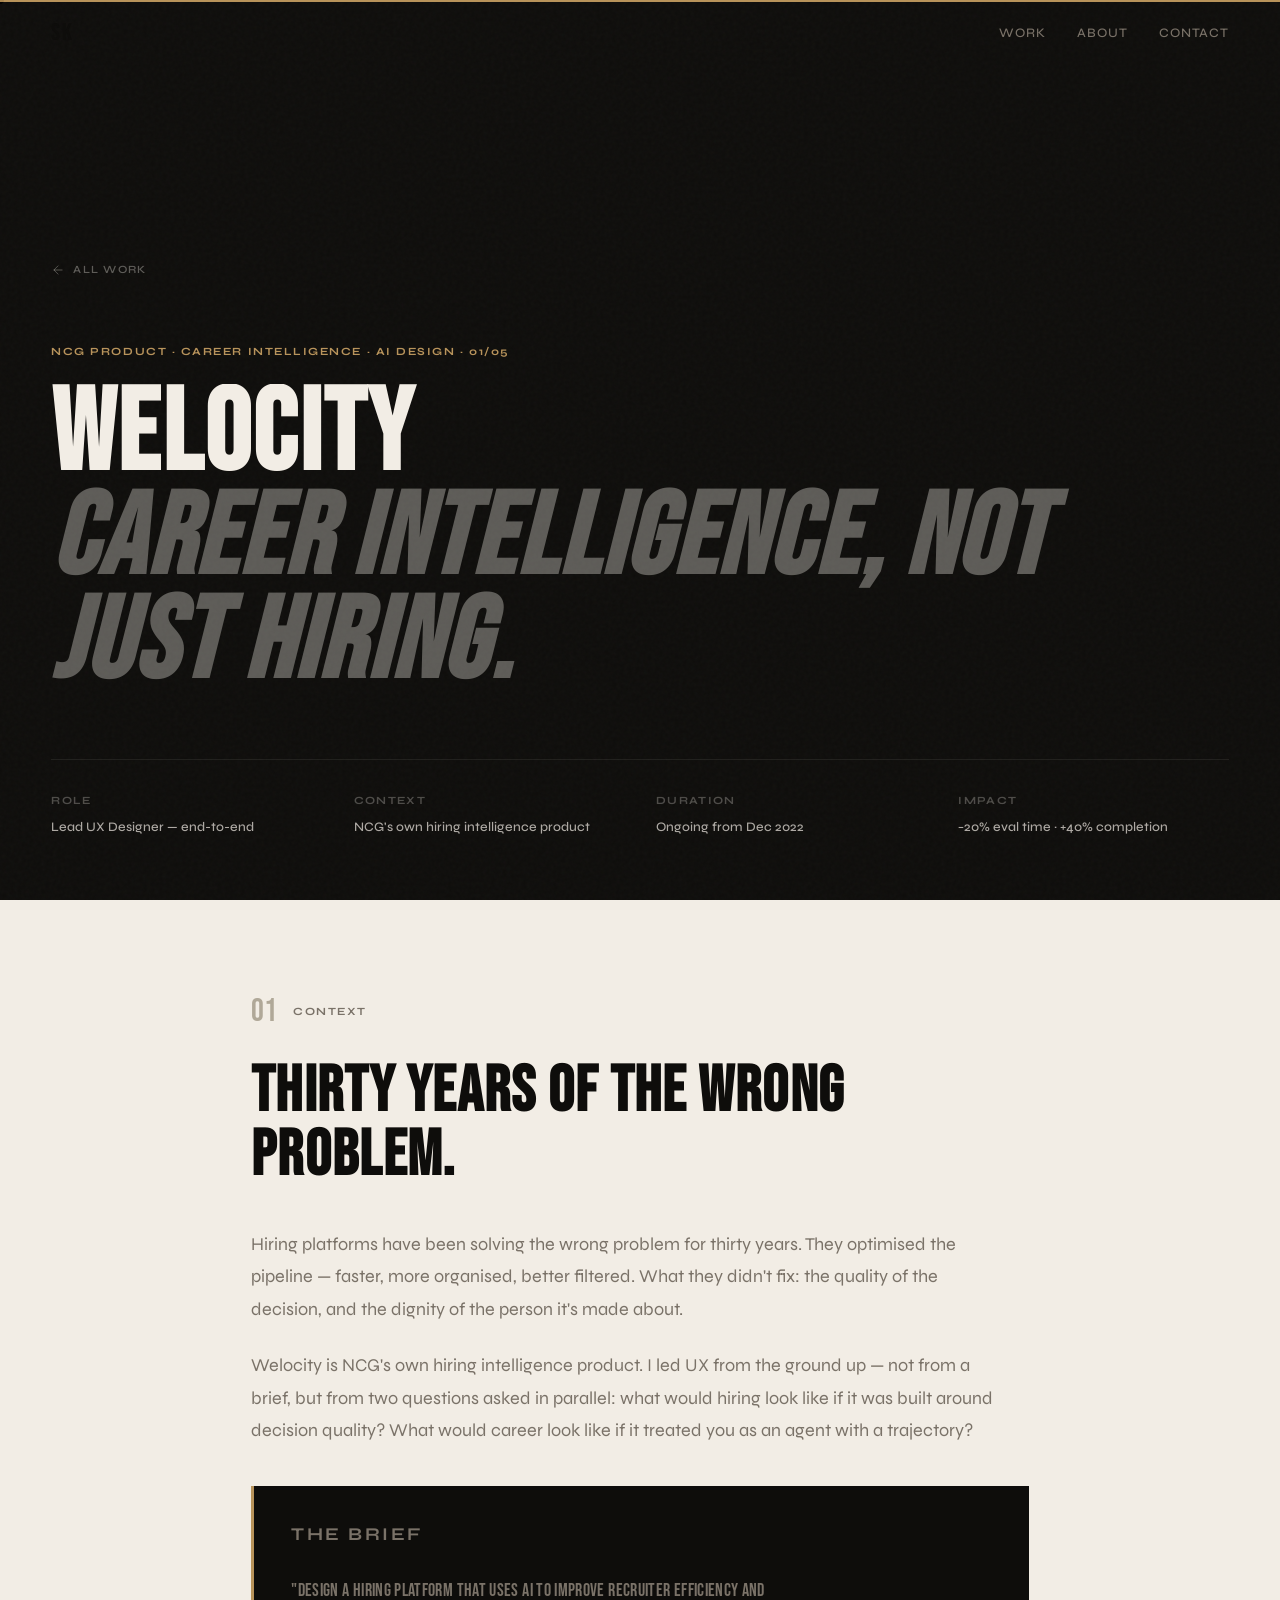
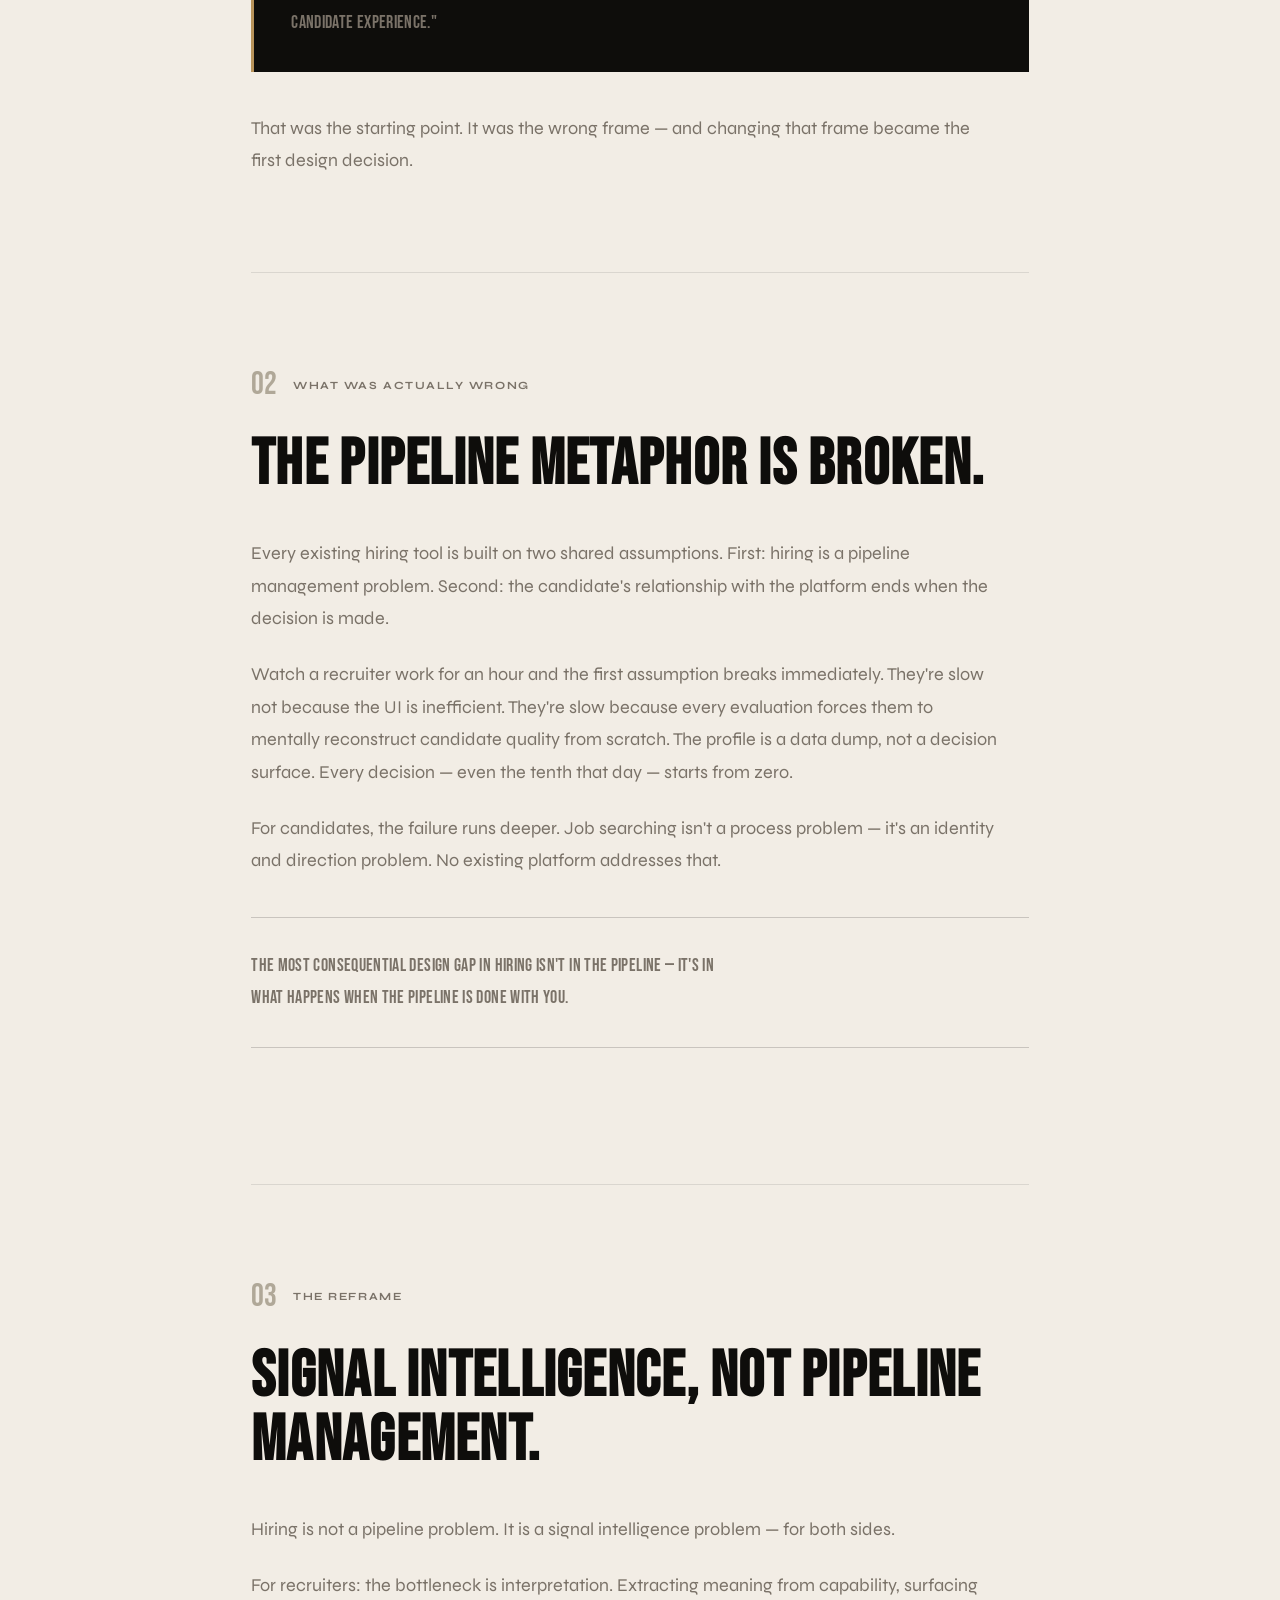
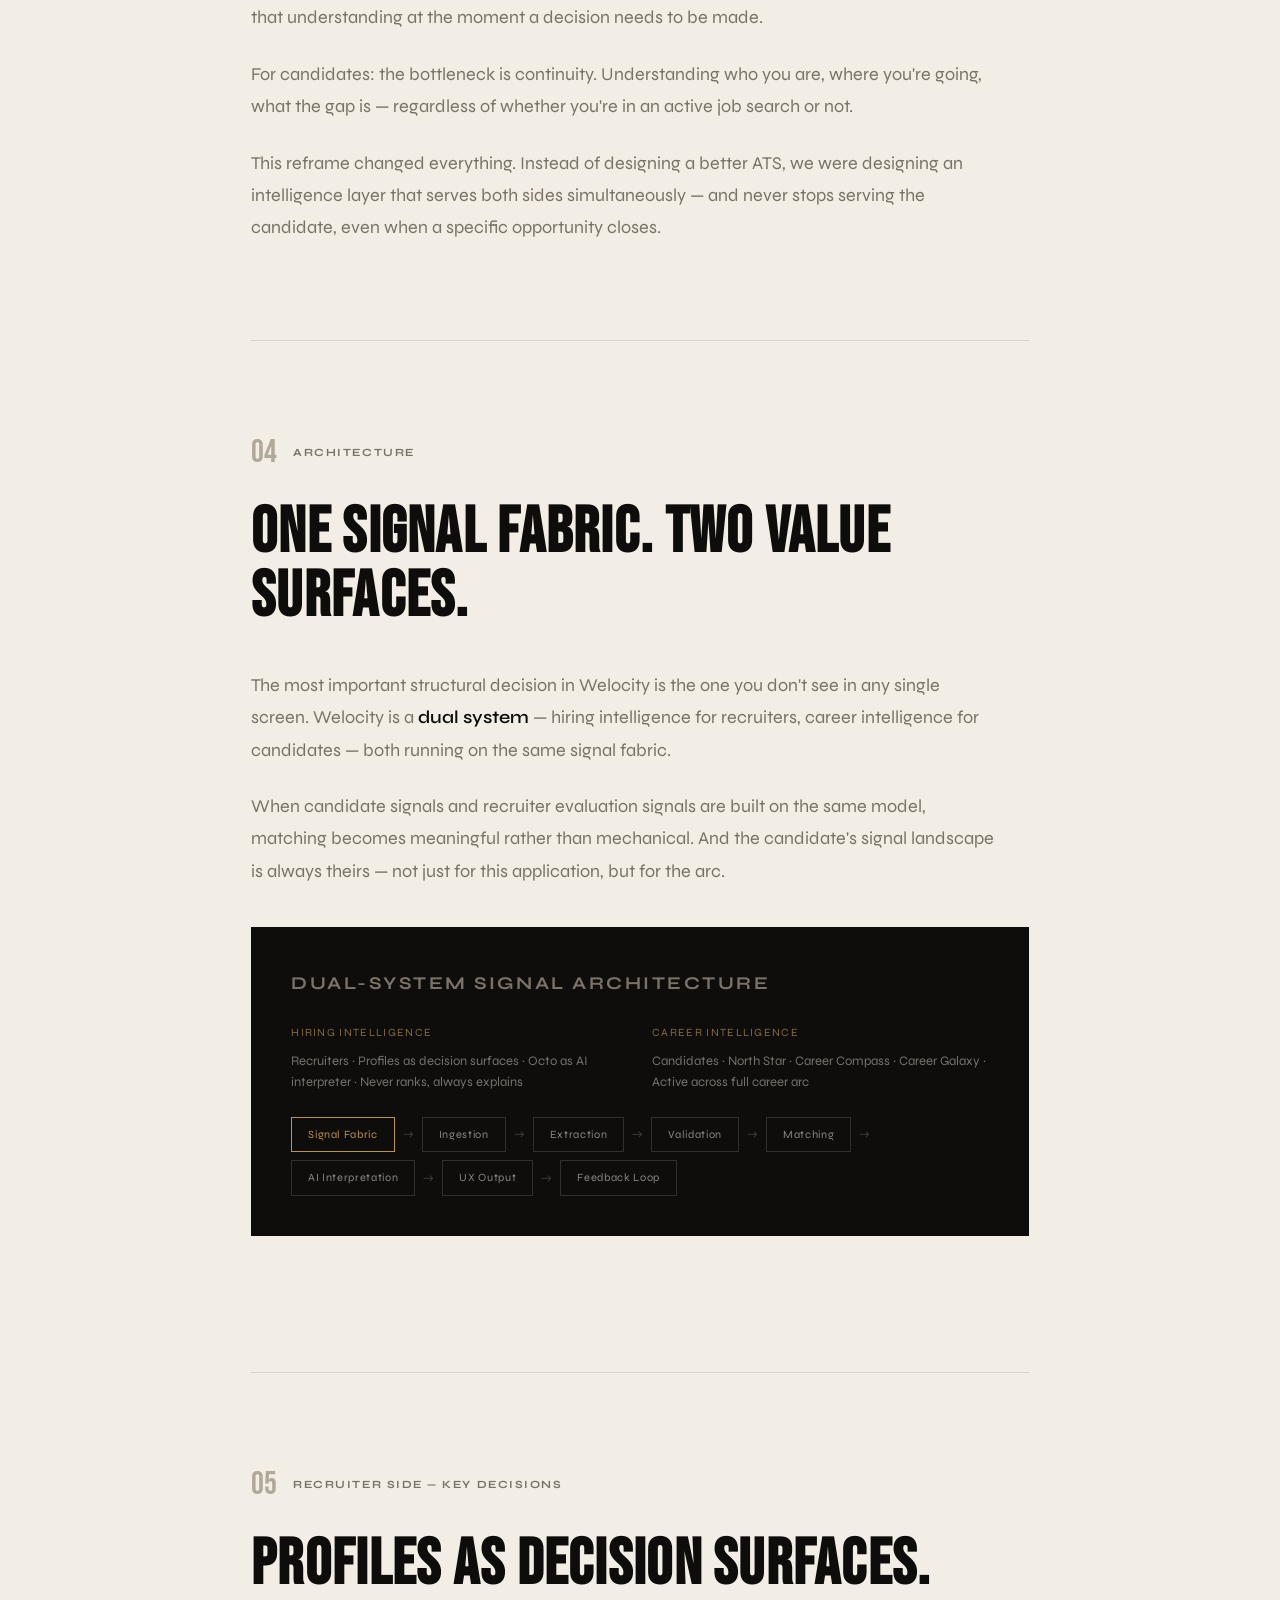
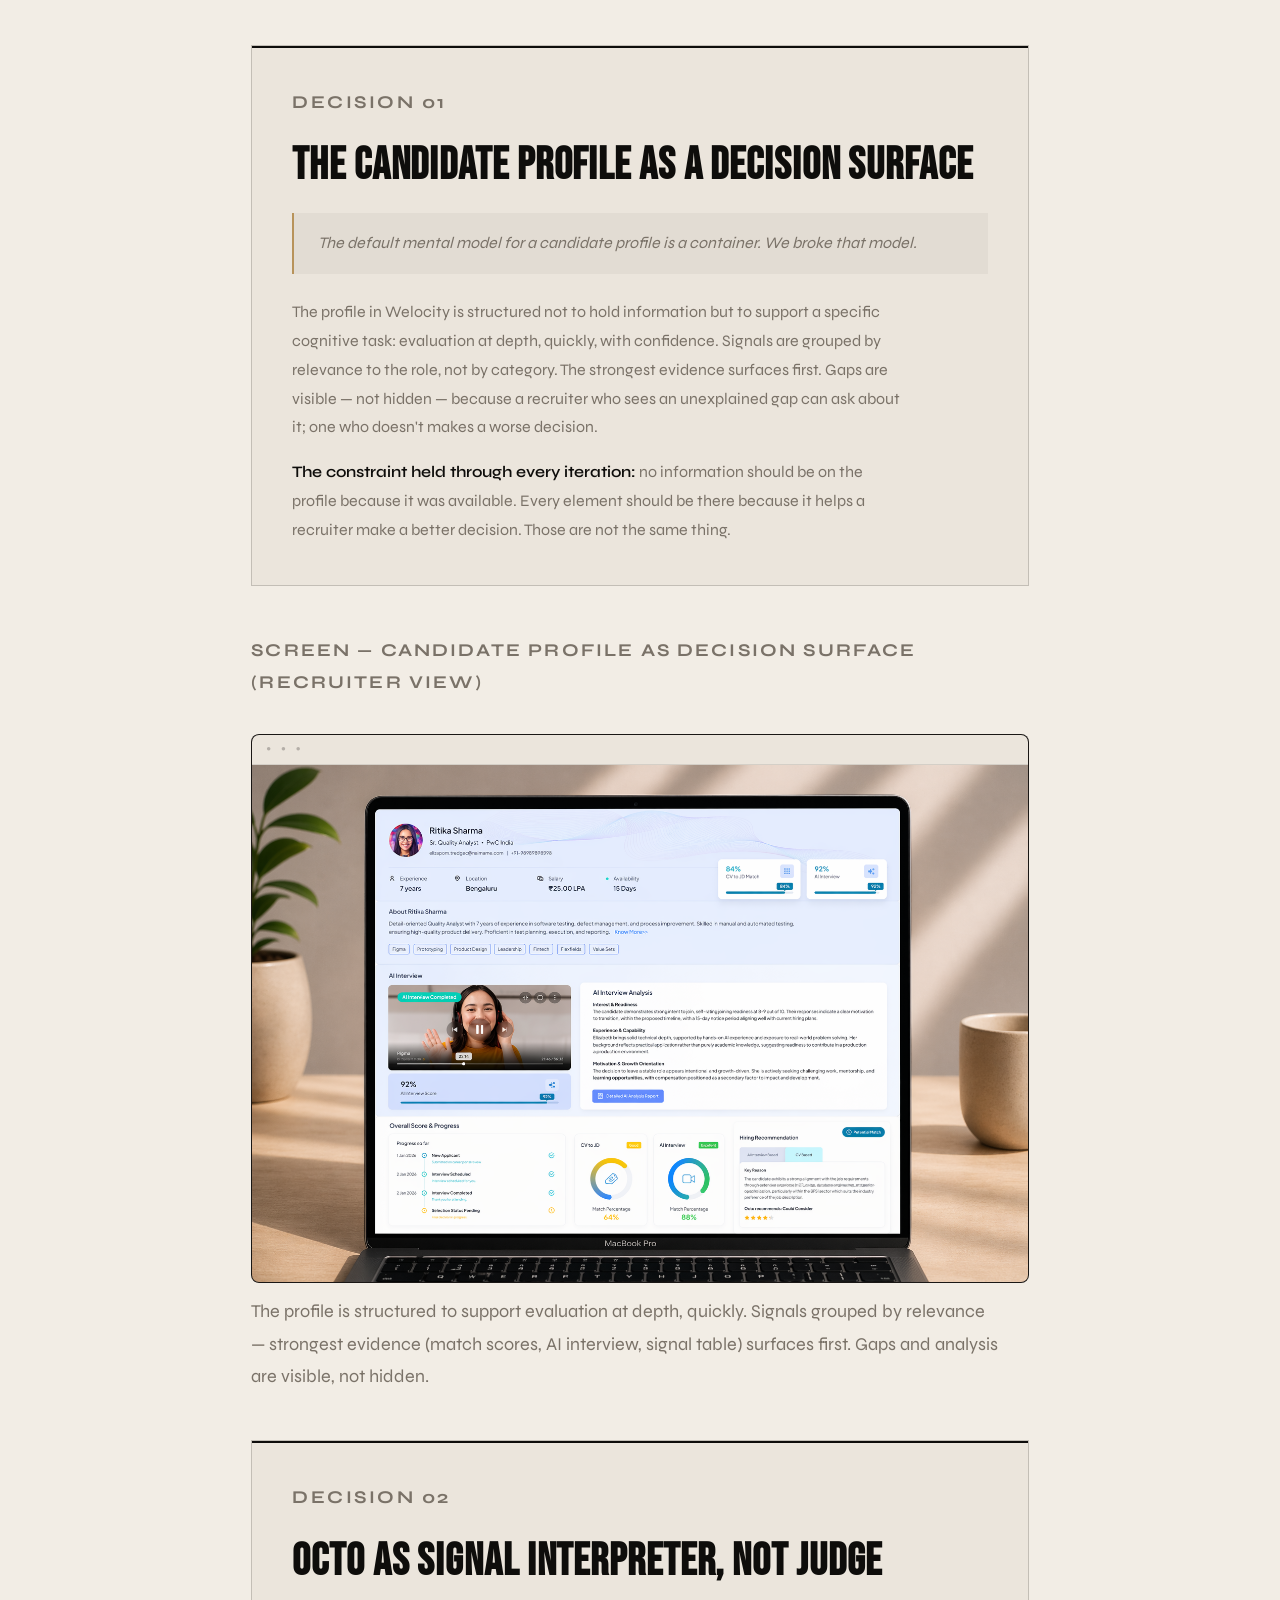
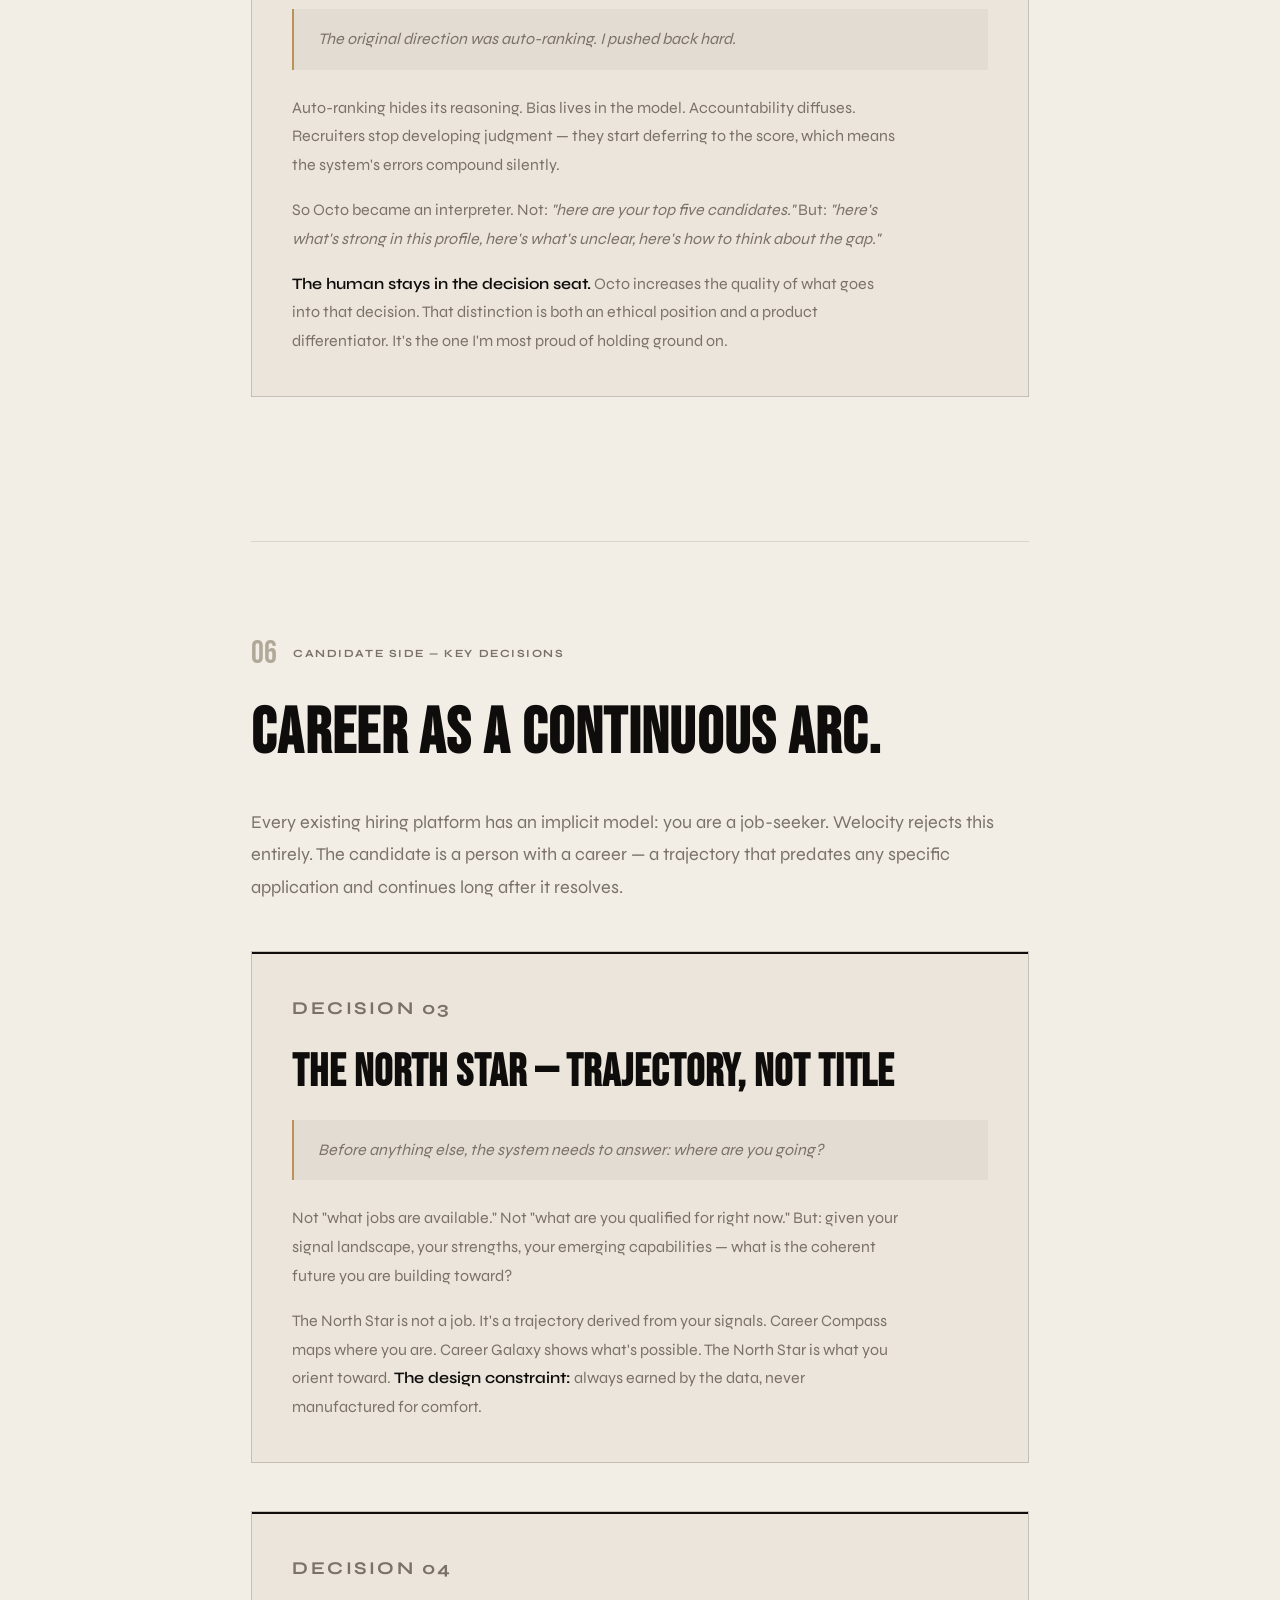
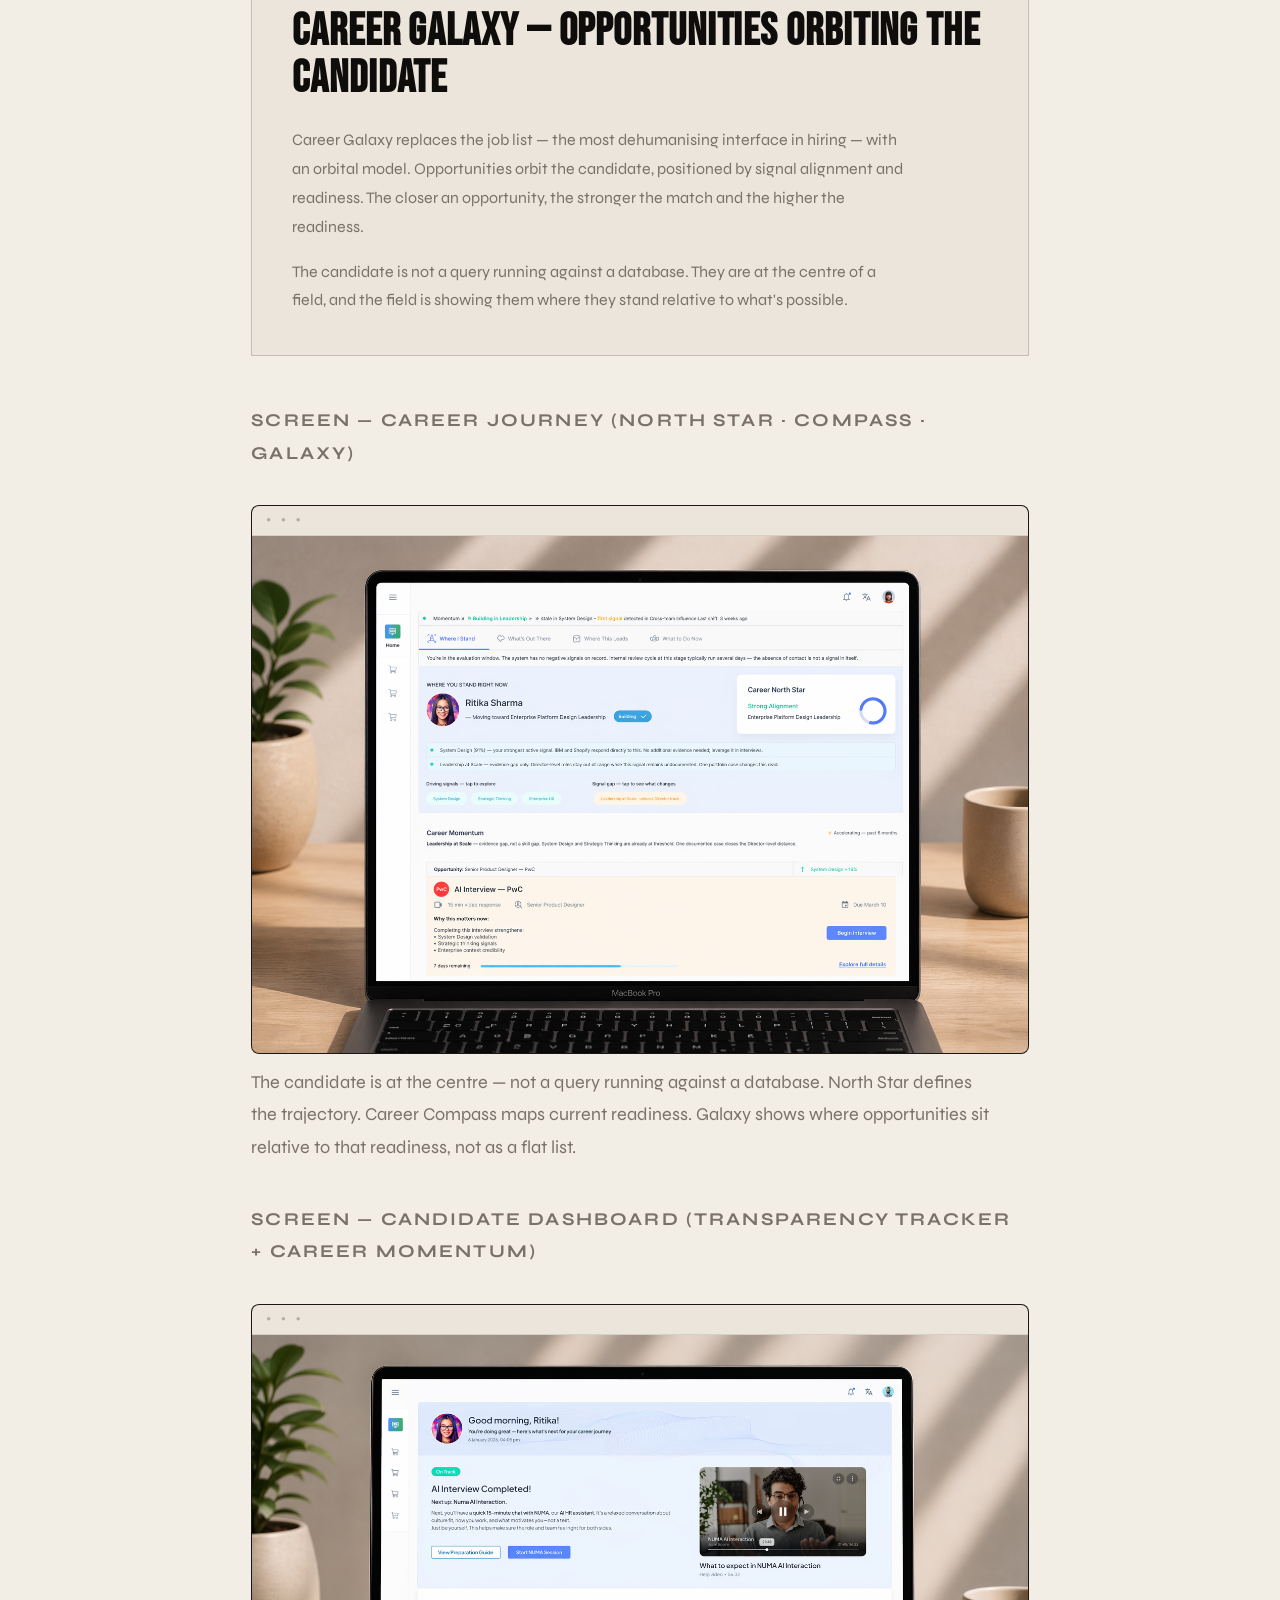
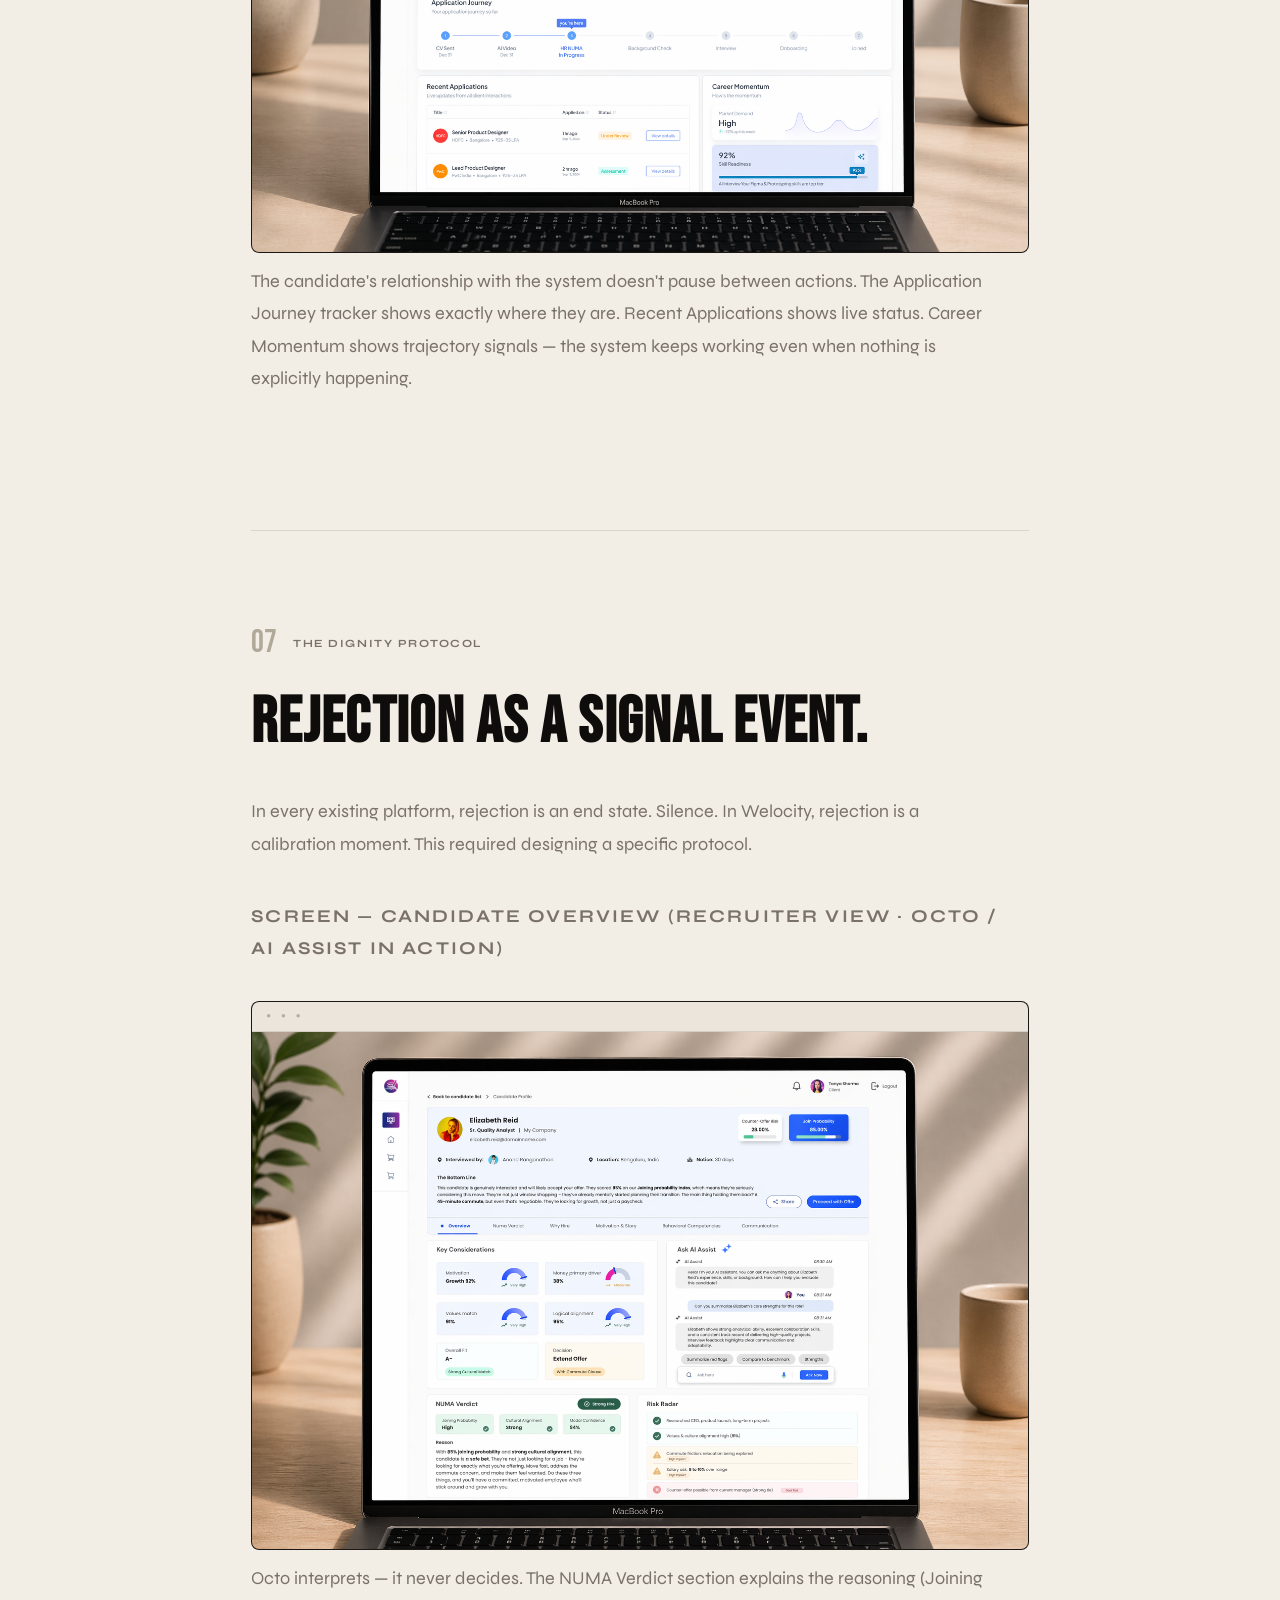
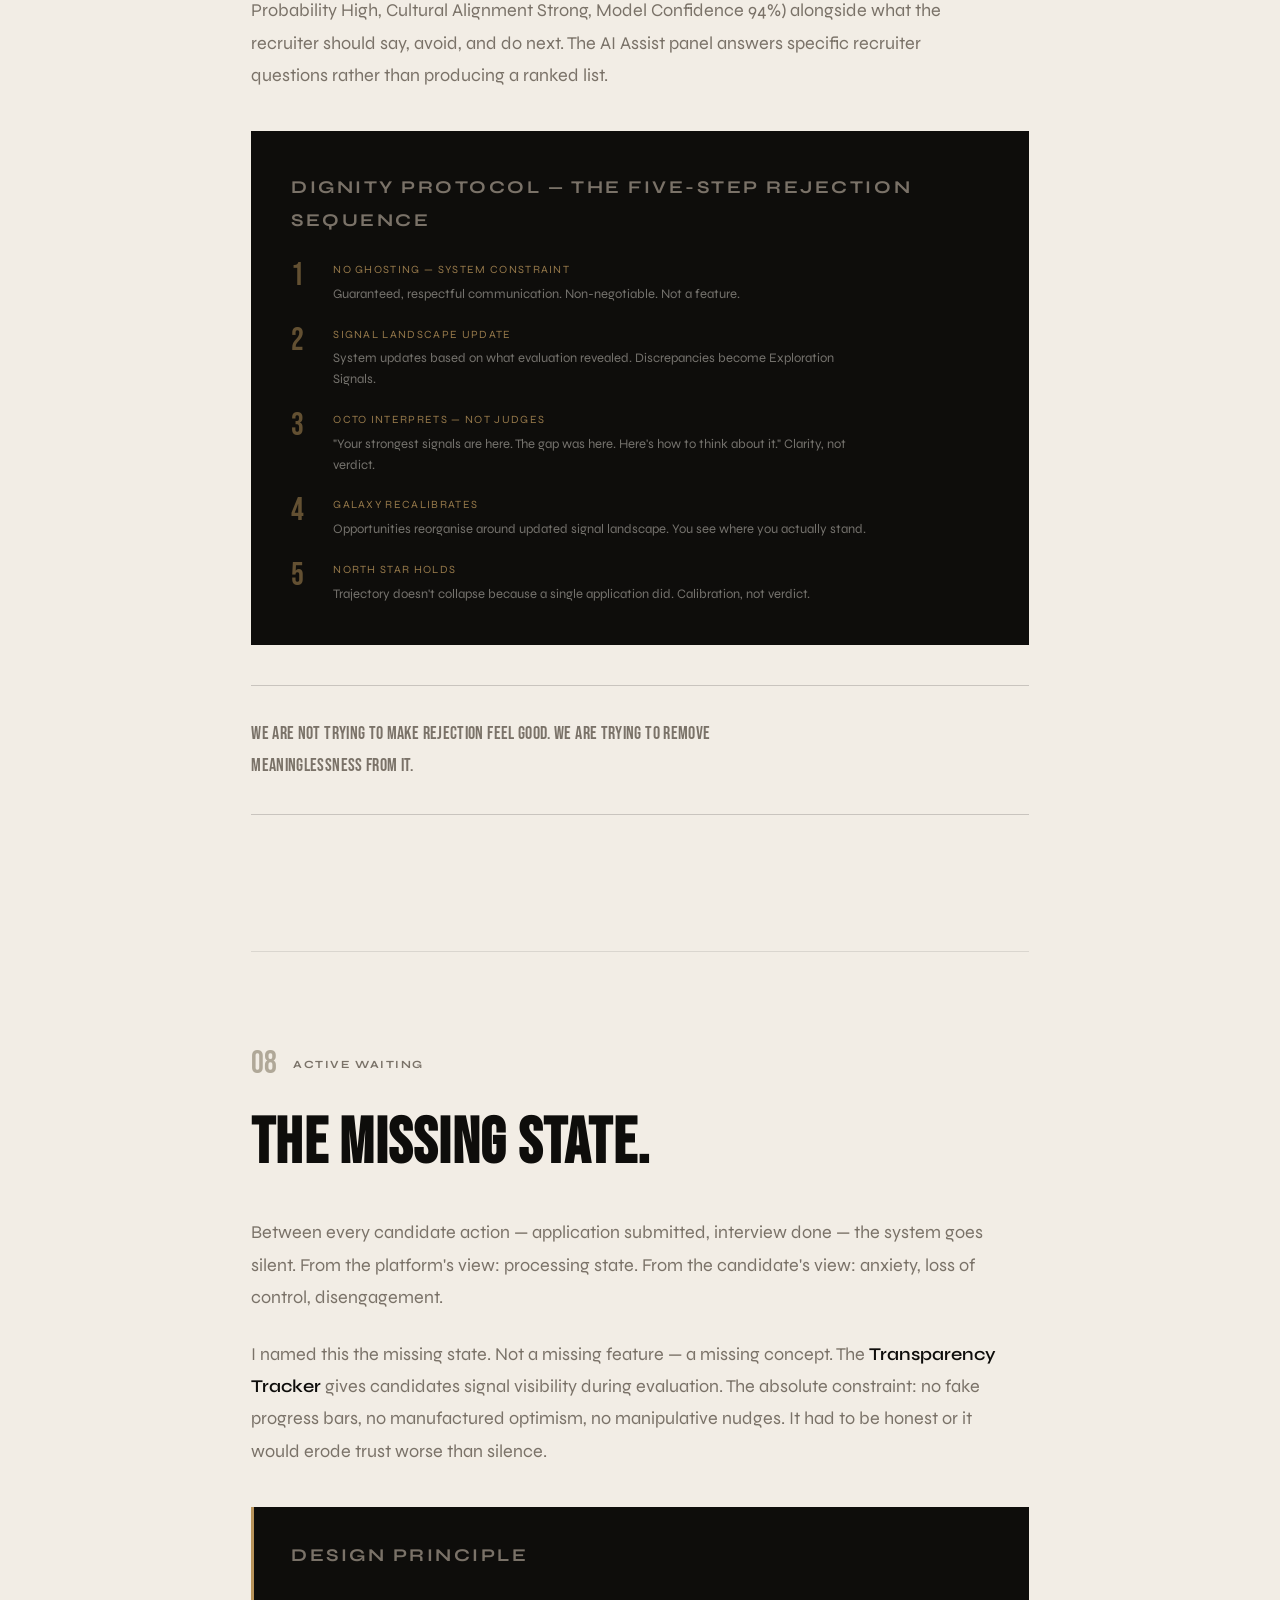
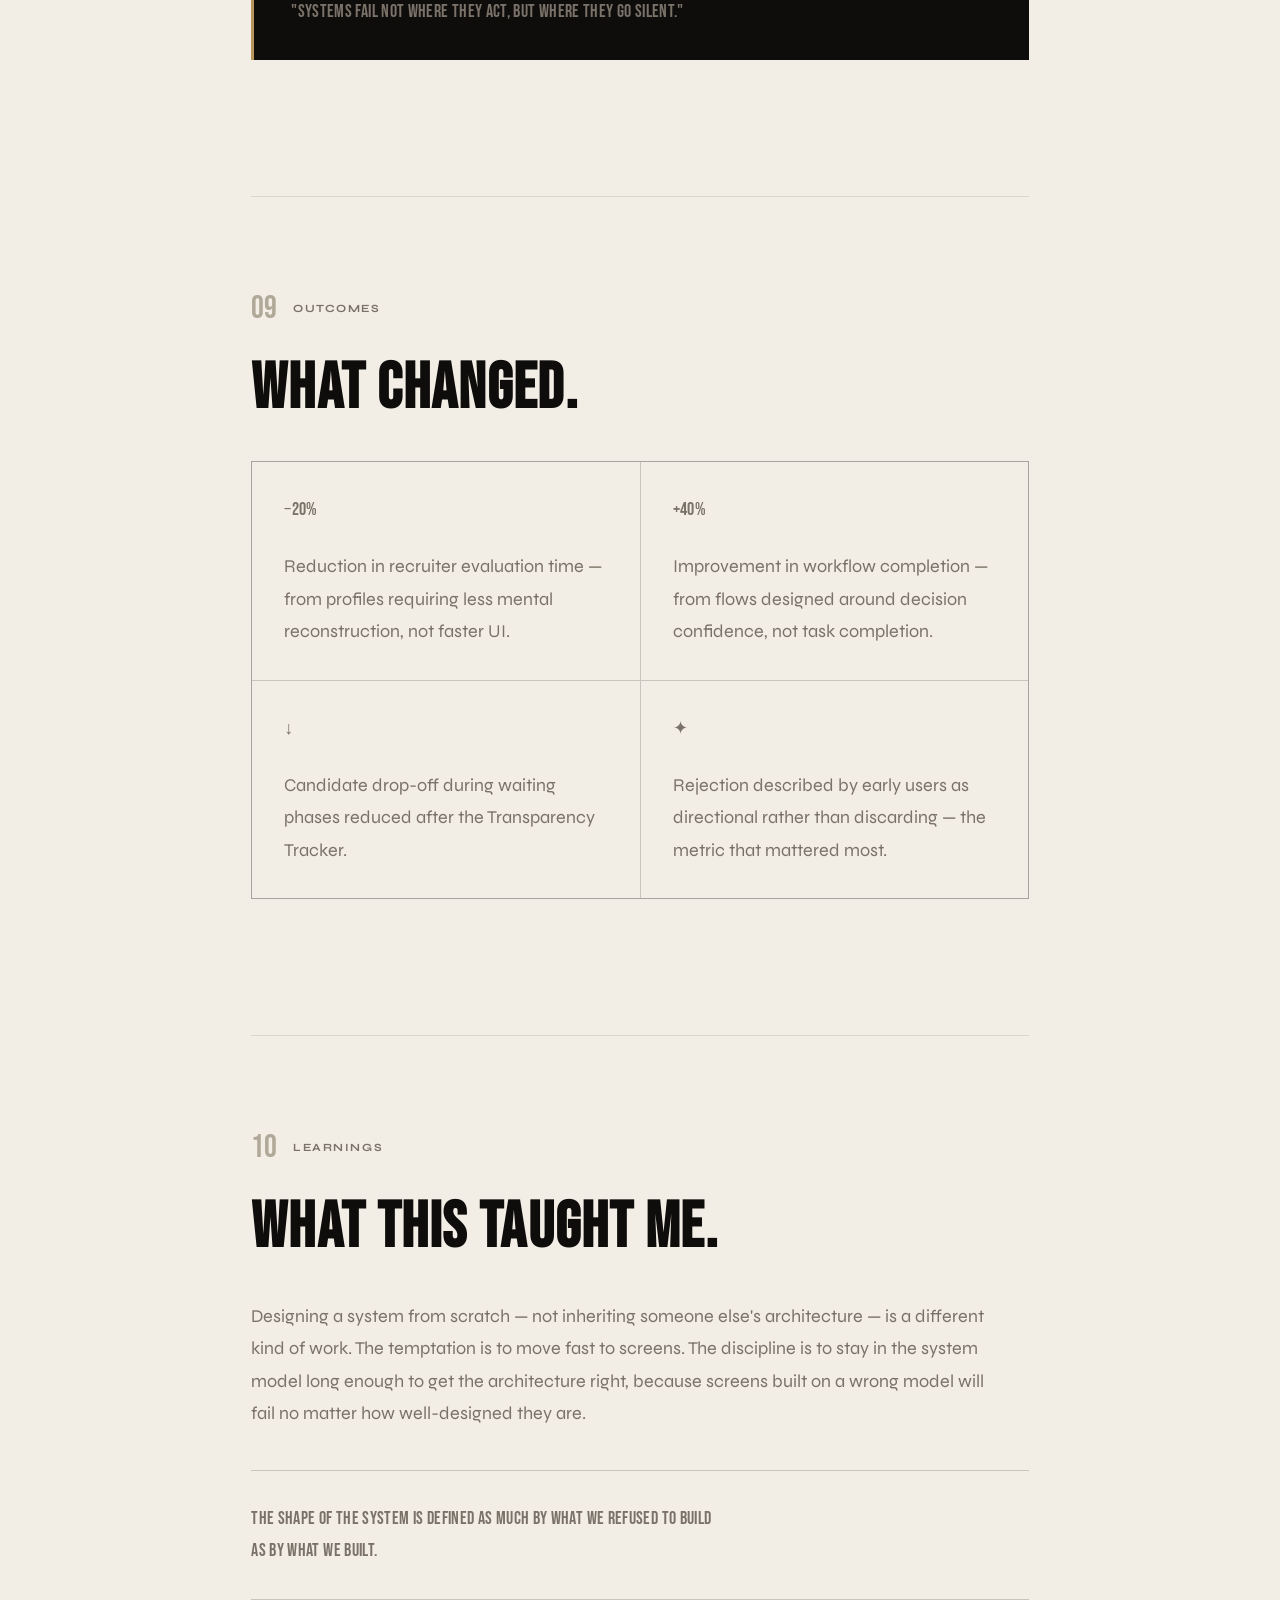
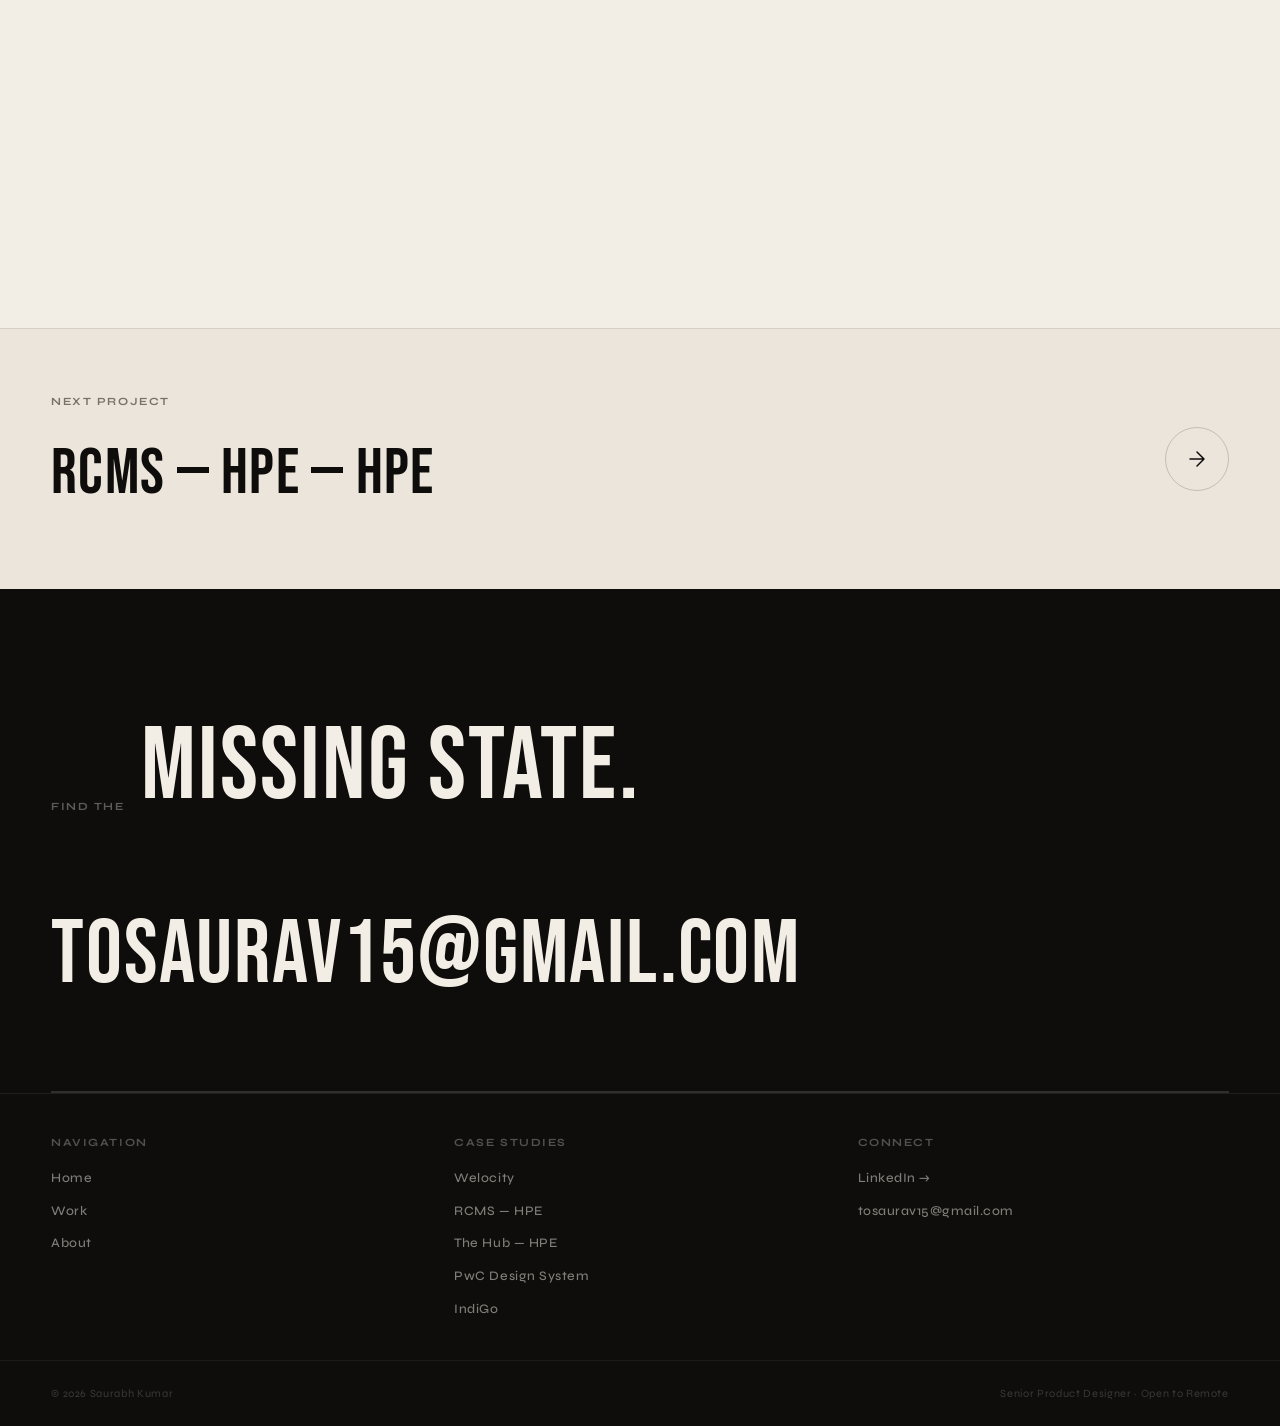
<file: case-studies/welocity.html>
<!DOCTYPE html>
<html lang="en">
<head>
  <meta charset="UTF-8" />
  <meta name="viewport" content="width=device-width, initial-scale=1.0" />
  <title>Welocity — Saurabh Kumar</title>
  <link rel="stylesheet" href="../css/styles.css" />
</head>
<body>
  <div class="cursor-dot"></div>
  <div class="cursor-ring"></div>
  <div id="progress"></div>

  <nav class="nav is-scrolled" id="main-nav">
    <div class="nav__inner">
      <a href="../index.html" class="nav__logo">SK</a>
      <div class="nav__links">
        <a href="../index.html#work" class="nav__link">Work</a>
        <a href="../index.html#about" class="nav__link">About</a>
        <a href="mailto:tosaurav15@gmail.com" class="nav__link">Contact</a>
      </div>
    </div>
  </nav>

  <!-- ── HERO ── -->
  <section class="cs-hero">
    <div class="cs-hero__grain"></div>
    <div class="cs-hero__accent-line"></div>
    <div class="cs-hero__inner">
      <a href="../index.html" class="cs-hero__back">
        <svg viewBox="0 0 24 24" fill="none"><path d="M19 12H5M12 5l-7 7 7 7" stroke-width="1.5" stroke-linecap="round" stroke-linejoin="round"/></svg>
        All Work
      </a>
      <p class="cs-hero__eyebrow">NCG Product · Career Intelligence · AI Design · 01/05</p>
      <h1 class="cs-hero__title">
        <span class="cs-hero__title-inner">WELOCITY</span>
        <span class="cs-hero__title-sub">Career Intelligence, Not Just Hiring.</span>
      </h1>
      <div class="cs-hero__meta">
        <div>
          <p class="cs-hero__meta-label">Role</p>
          <p class="cs-hero__meta-value">Lead UX Designer — end-to-end</p>
        </div>
        <div>
          <p class="cs-hero__meta-label">Context</p>
          <p class="cs-hero__meta-value">NCG's own hiring intelligence product</p>
        </div>
        <div>
          <p class="cs-hero__meta-label">Duration</p>
          <p class="cs-hero__meta-value">Ongoing from Dec 2022</p>
        </div>
        <div>
          <p class="cs-hero__meta-label">Impact</p>
          <p class="cs-hero__meta-value">−20% eval time · +40% completion</p>
        </div>
      </div>
    </div>
  </section>

  <!-- ── BODY ── -->
  <div class="cs-body">

    <!-- Context -->
    <section class="cs-section" id="context">
      <div class="cs-section__eyebrow">
        <span class="cs-section__num">01</span>
        <span class="cs-section__label">Context</span>
      </div>
      <h2 class="cs-section__title">THIRTY YEARS OF THE WRONG PROBLEM.</h2>
      <div class="cs-section__body">
        <p>Hiring platforms have been solving the wrong problem for thirty years. They optimised the pipeline — faster, more organised, better filtered. What they didn't fix: the quality of the decision, and the dignity of the person it's made about.</p>
        <p>Welocity is NCG's own hiring intelligence product. I led UX from the ground up — not from a brief, but from two questions asked in parallel: what would hiring look like if it was built around decision quality? What would career look like if it treated you as an agent with a trajectory?</p>
        <div class="callout reveal">
          <p class="callout__label">The Brief</p>
          <p class="callout__text">"Design a hiring platform that uses AI to improve recruiter efficiency and candidate experience."</p>
        </div>
        <p>That was the starting point. It was the wrong frame — and changing that frame became the first design decision.</p>
      </div>
    </section>

    <!-- Problem -->
    <section class="cs-section" id="problem">
      <div class="cs-section__eyebrow">
        <span class="cs-section__num">02</span>
        <span class="cs-section__label">What Was Actually Wrong</span>
      </div>
      <h2 class="cs-section__title">THE PIPELINE METAPHOR IS BROKEN.</h2>
      <div class="cs-section__body">
        <p>Every existing hiring tool is built on two shared assumptions. First: hiring is a pipeline management problem. Second: the candidate's relationship with the platform ends when the decision is made.</p>
        <p>Watch a recruiter work for an hour and the first assumption breaks immediately. They're slow not because the UI is inefficient. They're slow because every evaluation forces them to mentally reconstruct candidate quality from scratch. The profile is a data dump, not a decision surface. Every decision — even the tenth that day — starts from zero.</p>
        <p>For candidates, the failure runs deeper. Job searching isn't a process problem — it's an identity and direction problem. No existing platform addresses that.</p>
        <div class="principle reveal">
          <p class="principle__text">THE MOST CONSEQUENTIAL DESIGN GAP IN HIRING ISN'T IN THE PIPELINE — IT'S IN WHAT HAPPENS WHEN THE PIPELINE IS DONE WITH YOU.</p>
        </div>
      </div>
    </section>

    <!-- Reframe -->
    <section class="cs-section" id="reframe">
      <div class="cs-section__eyebrow">
        <span class="cs-section__num">03</span>
        <span class="cs-section__label">The Reframe</span>
      </div>
      <h2 class="cs-section__title">SIGNAL INTELLIGENCE, NOT PIPELINE MANAGEMENT.</h2>
      <div class="cs-section__body">
        <p>Hiring is not a pipeline problem. It is a signal intelligence problem — for both sides.</p>
        <p>For recruiters: the bottleneck is interpretation. Extracting meaning from capability, surfacing that understanding at the moment a decision needs to be made.</p>
        <p>For candidates: the bottleneck is continuity. Understanding who you are, where you're going, what the gap is — regardless of whether you're in an active job search or not.</p>
        <p>This reframe changed everything. Instead of designing a better ATS, we were designing an intelligence layer that serves both sides simultaneously — and never stops serving the candidate, even when a specific opportunity closes.</p>
      </div>
    </section>

    <!-- Architecture -->
    <section class="cs-section" id="architecture">
      <div class="cs-section__eyebrow">
        <span class="cs-section__num">04</span>
        <span class="cs-section__label">Architecture</span>
      </div>
      <h2 class="cs-section__title">ONE SIGNAL FABRIC. TWO VALUE SURFACES.</h2>
      <div class="cs-section__body">
        <p>The most important structural decision in Welocity is the one you don't see in any single screen. Welocity is a <strong>dual system</strong> — hiring intelligence for recruiters, career intelligence for candidates — both running on the same signal fabric.</p>
        <p>When candidate signals and recruiter evaluation signals are built on the same model, matching becomes meaningful rather than mechanical. And the candidate's signal landscape is always theirs — not just for this application, but for the arc.</p>

        <div class="arch reveal">
          <p class="arch__title">Dual-system signal architecture</p>
          <div style="display:grid;grid-template-columns:1fr 1fr;gap:1.5rem;margin-bottom:1.5rem;">
            <div>
              <p style="font-size:0.6875rem;letter-spacing:0.12em;text-transform:uppercase;color:rgba(184,147,90,0.7);margin-bottom:0.5rem;">Hiring Intelligence</p>
              <p style="font-size:0.8125rem;color:rgba(242,237,229,0.45);line-height:1.6;">Recruiters · Profiles as decision surfaces · Octo as AI interpreter · Never ranks, always explains</p>
            </div>
            <div>
              <p style="font-size:0.6875rem;letter-spacing:0.12em;text-transform:uppercase;color:rgba(184,147,90,0.7);margin-bottom:0.5rem;">Career Intelligence</p>
              <p style="font-size:0.8125rem;color:rgba(242,237,229,0.45);line-height:1.6;">Candidates · North Star · Career Compass · Career Galaxy · Active across full career arc</p>
            </div>
          </div>
          <div class="arch__flow">
            <span class="arch__node arch__node--accent">Signal Fabric</span>
            <span class="arch__arr">→</span>
            <span class="arch__node">Ingestion</span>
            <span class="arch__arr">→</span>
            <span class="arch__node">Extraction</span>
            <span class="arch__arr">→</span>
            <span class="arch__node">Validation</span>
            <span class="arch__arr">→</span>
            <span class="arch__node">Matching</span>
            <span class="arch__arr">→</span>
            <span class="arch__node">AI Interpretation</span>
            <span class="arch__arr">→</span>
            <span class="arch__node">UX Output</span>
            <span class="arch__arr">→</span>
            <span class="arch__node">Feedback Loop</span>
          </div>
        </div>
      </div>
    </section>

    <!-- Recruiter decisions -->
    <section class="cs-section" id="recruiter">
      <div class="cs-section__eyebrow">
        <span class="cs-section__num">05</span>
        <span class="cs-section__label">Recruiter Side — Key Decisions</span>
      </div>
      <h2 class="cs-section__title">PROFILES AS DECISION SURFACES.</h2>
      <div class="cs-section__body">

        <div class="decision reveal">
          <p class="decision__kicker">Decision 01</p>
          <h3 class="decision__title">The Candidate Profile as a Decision Surface</h3>
          <div class="decision__stance"><p>The default mental model for a candidate profile is a container. We broke that model.</p></div>
          <div class="decision__body">
            <p>The profile in Welocity is structured not to hold information but to support a specific cognitive task: evaluation at depth, quickly, with confidence. Signals are grouped by relevance to the role, not by category. The strongest evidence surfaces first. Gaps are visible — not hidden — because a recruiter who sees an unexplained gap can ask about it; one who doesn't makes a worse decision.</p>
            <p><strong>The constraint held through every iteration:</strong> no information should be on the profile because it was available. Every element should be there because it helps a recruiter make a better decision. Those are not the same thing.</p>
          </div>
        </div>

        <!-- Real screen: Welocity Candidate Profile — Recruiter View -->
        <div class="web-screen-wrap reveal">
          <p class="web-screen-label">Screen — Candidate Profile as Decision Surface (Recruiter View)</p>
          <div class="web-screen">
            <img src="../assets/images/welocity-candidate-recruiter-view.png"
                 alt="Welocity candidate profile showing Ritika Sharma — a recruiter-facing decision surface with signal grouping, CV-to-JD match score (84%), AI interview score (92%), project history, project analysis scorecard, and education." />
          </div>
          <p class="web-screen-caption">The profile is structured to support evaluation at depth, quickly. Signals grouped by relevance — strongest evidence (match scores, AI interview, signal table) surfaces first. Gaps and analysis are visible, not hidden.</p>
        </div>

        <div class="decision reveal">
          <p class="decision__kicker">Decision 02</p>
          <h3 class="decision__title">Octo as Signal Interpreter, Not Judge</h3>
          <div class="decision__stance"><p>The original direction was auto-ranking. I pushed back hard.</p></div>
          <div class="decision__body">
            <p>Auto-ranking hides its reasoning. Bias lives in the model. Accountability diffuses. Recruiters stop developing judgment — they start deferring to the score, which means the system's errors compound silently.</p>
            <p>So Octo became an interpreter. Not: <em>"here are your top five candidates."</em> But: <em>"here's what's strong in this profile, here's what's unclear, here's how to think about the gap."</em></p>
            <p><strong>The human stays in the decision seat.</strong> Octo increases the quality of what goes into that decision. That distinction is both an ethical position and a product differentiator. It's the one I'm most proud of holding ground on.</p>
          </div>
        </div>

      </div>
    </section>

    <!-- Candidate side -->
    <section class="cs-section" id="candidate">
      <div class="cs-section__eyebrow">
        <span class="cs-section__num">06</span>
        <span class="cs-section__label">Candidate Side — Key Decisions</span>
      </div>
      <h2 class="cs-section__title">CAREER AS A CONTINUOUS ARC.</h2>
      <div class="cs-section__body">

        <p>Every existing hiring platform has an implicit model: you are a job-seeker. Welocity rejects this entirely. The candidate is a person with a career — a trajectory that predates any specific application and continues long after it resolves.</p>

        <div class="decision reveal">
          <p class="decision__kicker">Decision 03</p>
          <h3 class="decision__title">The North Star — Trajectory, Not Title</h3>
          <div class="decision__stance"><p>Before anything else, the system needs to answer: where are you going?</p></div>
          <div class="decision__body">
            <p>Not "what jobs are available." Not "what are you qualified for right now." But: given your signal landscape, your strengths, your emerging capabilities — what is the coherent future you are building toward?</p>
            <p>The North Star is not a job. It's a trajectory derived from your signals. Career Compass maps where you are. Career Galaxy shows what's possible. The North Star is what you orient toward. <strong>The design constraint:</strong> always earned by the data, never manufactured for comfort.</p>
          </div>
        </div>

        <div class="decision reveal">
          <p class="decision__kicker">Decision 04</p>
          <h3 class="decision__title">Career Galaxy — Opportunities Orbiting the Candidate</h3>
          <div class="decision__body">
            <p>Career Galaxy replaces the job list — the most dehumanising interface in hiring — with an orbital model. Opportunities orbit the candidate, positioned by signal alignment and readiness. The closer an opportunity, the stronger the match and the higher the readiness.</p>
            <p>The candidate is not a query running against a database. They are at the centre of a field, and the field is showing them where they stand relative to what's possible.</p>
          </div>
        </div>

        <!-- Real screens: Welocity candidate side — 2-col web screens -->
        <div class="web-screen-wrap reveal">
          <p class="web-screen-label">Screen — Career Journey (North Star · Compass · Galaxy)</p>
          <div class="web-screen">
            <img src="../assets/images/welocity-candidate-journey.png"
                 alt="Welocity candidate career journey view showing North Star trajectory, Career Compass with signal readiness, and Galaxy orbital model positioning opportunities by match and readiness" />
          </div>
          <p class="web-screen-caption">The candidate is at the centre — not a query running against a database. North Star defines the trajectory. Career Compass maps current readiness. Galaxy shows where opportunities sit relative to that readiness, not as a flat list.</p>
        </div>

        <div class="web-screen-wrap reveal">
          <p class="web-screen-label">Screen — Candidate Dashboard (Transparency Tracker + Career Momentum)</p>
          <div class="web-screen">
            <img src="../assets/images/welocity-candidate-dashboard.png"
                 alt="Welocity candidate dashboard showing Application Journey tracker, Recent Applications with status, and Career Momentum panel with skill readiness score" />
          </div>
          <p class="web-screen-caption">The candidate's relationship with the system doesn't pause between actions. The Application Journey tracker shows exactly where they are. Recent Applications shows live status. Career Momentum shows trajectory signals — the system keeps working even when nothing is explicitly happening.</p>
        </div>

      </div>
    </section>

    <!-- Dignity Protocol -->
    <section class="cs-section" id="dignity">
      <div class="cs-section__eyebrow">
        <span class="cs-section__num">07</span>
        <span class="cs-section__label">The Dignity Protocol</span>
      </div>
      <h2 class="cs-section__title">REJECTION AS A SIGNAL EVENT.</h2>
      <div class="cs-section__body">
        <p>In every existing platform, rejection is an end state. Silence. In Welocity, rejection is a calibration moment. This required designing a specific protocol.</p>

        <!-- Real screen: Candidate Overview with AI Assist -->
        <div class="web-screen-wrap reveal">
          <p class="web-screen-label">Screen — Candidate Overview (Recruiter View · Octo / AI Assist in action)</p>
          <div class="web-screen">
            <img src="../assets/images/welocity-candidate-numa-analysis.png"
                 alt="Welocity candidate profile for Elizabeth Reid showing NUMA Verdict (Strong Hire), Risk Radar, Why Hire and Next Steps, Motivation and Story analysis, and AI Assist chat panel where Octo explains rather than ranks" />
          </div>
          <p class="web-screen-caption">Octo interprets — it never decides. The NUMA Verdict section explains the reasoning (Joining Probability High, Cultural Alignment Strong, Model Confidence 94%) alongside what the recruiter should say, avoid, and do next. The AI Assist panel answers specific recruiter questions rather than producing a ranked list.</p>
        </div>

        <div class="arch reveal">
          <p class="arch__title">Dignity Protocol — the five-step rejection sequence</p>
          <div style="display:flex;flex-direction:column;gap:1.25rem;">
            <div style="display:flex;gap:1rem;align-items:flex-start;">
              <span style="font-family:'Bebas Neue',sans-serif;font-size:2rem;color:rgba(184,147,90,0.5);line-height:1;min-width:2ch;">1</span>
              <div>
                <p style="font-size:0.6875rem;letter-spacing:0.12em;text-transform:uppercase;color:rgba(184,147,90,0.8);margin-bottom:0.25rem;">No Ghosting — System Constraint</p>
                <p style="font-size:0.8125rem;color:rgba(242,237,229,0.45);line-height:1.6;">Guaranteed, respectful communication. Non-negotiable. Not a feature.</p>
              </div>
            </div>
            <div style="display:flex;gap:1rem;align-items:flex-start;">
              <span style="font-family:'Bebas Neue',sans-serif;font-size:2rem;color:rgba(184,147,90,0.5);line-height:1;min-width:2ch;">2</span>
              <div>
                <p style="font-size:0.6875rem;letter-spacing:0.12em;text-transform:uppercase;color:rgba(184,147,90,0.8);margin-bottom:0.25rem;">Signal Landscape Update</p>
                <p style="font-size:0.8125rem;color:rgba(242,237,229,0.45);line-height:1.6;">System updates based on what evaluation revealed. Discrepancies become Exploration Signals.</p>
              </div>
            </div>
            <div style="display:flex;gap:1rem;align-items:flex-start;">
              <span style="font-family:'Bebas Neue',sans-serif;font-size:2rem;color:rgba(184,147,90,0.5);line-height:1;min-width:2ch;">3</span>
              <div>
                <p style="font-size:0.6875rem;letter-spacing:0.12em;text-transform:uppercase;color:rgba(184,147,90,0.8);margin-bottom:0.25rem;">Octo Interprets — Not Judges</p>
                <p style="font-size:0.8125rem;color:rgba(242,237,229,0.45);line-height:1.6;">"Your strongest signals are here. The gap was here. Here's how to think about it." Clarity, not verdict.</p>
              </div>
            </div>
            <div style="display:flex;gap:1rem;align-items:flex-start;">
              <span style="font-family:'Bebas Neue',sans-serif;font-size:2rem;color:rgba(184,147,90,0.5);line-height:1;min-width:2ch;">4</span>
              <div>
                <p style="font-size:0.6875rem;letter-spacing:0.12em;text-transform:uppercase;color:rgba(184,147,90,0.8);margin-bottom:0.25rem;">Galaxy Recalibrates</p>
                <p style="font-size:0.8125rem;color:rgba(242,237,229,0.45);line-height:1.6;">Opportunities reorganise around updated signal landscape. You see where you actually stand.</p>
              </div>
            </div>
            <div style="display:flex;gap:1rem;align-items:flex-start;">
              <span style="font-family:'Bebas Neue',sans-serif;font-size:2rem;color:rgba(184,147,90,0.5);line-height:1;min-width:2ch;">5</span>
              <div>
                <p style="font-size:0.6875rem;letter-spacing:0.12em;text-transform:uppercase;color:rgba(184,147,90,0.8);margin-bottom:0.25rem;">North Star Holds</p>
                <p style="font-size:0.8125rem;color:rgba(242,237,229,0.45);line-height:1.6;">Trajectory doesn't collapse because a single application did. Calibration, not verdict.</p>
              </div>
            </div>
          </div>
        </div>

        <div class="principle reveal">
          <p class="principle__text">WE ARE NOT TRYING TO MAKE REJECTION FEEL GOOD. WE ARE TRYING TO REMOVE MEANINGLESSNESS FROM IT.</p>
        </div>
      </div>
    </section>

    <!-- Active waiting -->
    <section class="cs-section" id="waiting">
      <div class="cs-section__eyebrow">
        <span class="cs-section__num">08</span>
        <span class="cs-section__label">Active Waiting</span>
      </div>
      <h2 class="cs-section__title">THE MISSING STATE.</h2>
      <div class="cs-section__body">
        <p>Between every candidate action — application submitted, interview done — the system goes silent. From the platform's view: processing state. From the candidate's view: anxiety, loss of control, disengagement.</p>
        <p>I named this the missing state. Not a missing feature — a missing concept. The <strong>Transparency Tracker</strong> gives candidates signal visibility during evaluation. The absolute constraint: no fake progress bars, no manufactured optimism, no manipulative nudges. It had to be honest or it would erode trust worse than silence.</p>
        <div class="callout reveal">
          <p class="callout__label">Design Principle</p>
          <p class="callout__text">"Systems fail not where they act, but where they go silent."</p>
        </div>
      </div>
    </section>

    <!-- Outcomes -->
    <section class="cs-section" id="outcomes">
      <div class="cs-section__eyebrow">
        <span class="cs-section__num">09</span>
        <span class="cs-section__label">Outcomes</span>
      </div>
      <h2 class="cs-section__title">WHAT CHANGED.</h2>
      <div class="cs-section__body">
        <div class="outcomes-grid reveal">
          <div class="outcome-box">
            <p class="outcome-box__value">−20%</p>
            <p class="outcome-box__label">Reduction in recruiter evaluation time — from profiles requiring less mental reconstruction, not faster UI.</p>
          </div>
          <div class="outcome-box">
            <p class="outcome-box__value">+40%</p>
            <p class="outcome-box__label">Improvement in workflow completion — from flows designed around decision confidence, not task completion.</p>
          </div>
          <div class="outcome-box">
            <p class="outcome-box__value">↓</p>
            <p class="outcome-box__label">Candidate drop-off during waiting phases reduced after the Transparency Tracker.</p>
          </div>
          <div class="outcome-box">
            <p class="outcome-box__value">✦</p>
            <p class="outcome-box__label">Rejection described by early users as directional rather than discarding — the metric that mattered most.</p>
          </div>
        </div>
      </div>
    </section>

    <!-- Learnings -->
    <section class="cs-section" id="learnings">
      <div class="cs-section__eyebrow">
        <span class="cs-section__num">10</span>
        <span class="cs-section__label">Learnings</span>
      </div>
      <h2 class="cs-section__title">WHAT THIS TAUGHT ME.</h2>
      <div class="cs-section__body">
        <p>Designing a system from scratch — not inheriting someone else's architecture — is a different kind of work. The temptation is to move fast to screens. The discipline is to stay in the system model long enough to get the architecture right, because screens built on a wrong model will fail no matter how well-designed they are.</p>
        <div class="principle reveal">
          <p class="principle__text">THE SHAPE OF THE SYSTEM IS DEFINED AS MUCH BY WHAT WE REFUSED TO BUILD AS BY WHAT WE BUILT.</p>
        </div>
      </div>
    </section>

  </div>

  <!-- Next -->
  <a href="rcms.html" class="cs-next">
    <div class="cs-next__inner">
      <div>
        <p class="cs-next__label">Next Project</p>
        <p class="cs-next__title">RCMS — HPE — HPE</p>
      </div>
      <div class="cs-next__icon">
        <svg viewBox="0 0 24 24" fill="none"><path d="M5 12h14M12 5l7 7-7 7" stroke-width="1.5" stroke-linecap="round" stroke-linejoin="round"/></svg>
      </div>
    </div>
  </a>

  <!-- Footer -->
  <footer class="footer">
    <div class="footer__hello">
      <div class="footer__hello-rotator">
        <div class="footer__hello-slide"><span class="footer__hello-slide-label">Say</span><span class="footer__hello-text">HELLO!</span></div>
        <div class="footer__hello-slide"><span class="footer__hello-slide-label">Find the</span><span class="footer__hello-text">MISSING STATE.</span></div>
        <div class="footer__hello-slide"><span class="footer__hello-slide-label">Not</span><span class="footer__hello-text">SCREENS.</span></div>
      </div>
    </div>
    <a href="mailto:tosaurav15@gmail.com" class="footer__email">TOSAURAV15@GMAIL.COM</a>
    <div class="footer__nav">
      <div class="footer__nav-group">
        <p class="footer__nav-group__label">Navigation</p>
        <div class="footer__nav-group__links">
          <a href="../index.html" class="footer__nav-link">Home</a>
          <a href="../index.html#work" class="footer__nav-link">Work</a>
          <a href="../index.html#about" class="footer__nav-link">About</a>
        </div>
      </div>
      <div class="footer__nav-group">
        <p class="footer__nav-group__label">Case Studies</p>
        <div class="footer__nav-group__links">
          <a href="welocity.html" class="footer__nav-link">Welocity</a>
          <a href="rcms.html" class="footer__nav-link">RCMS — HPE</a>
          <a href="hpe.html" class="footer__nav-link">The Hub — HPE</a>
          <a href="pwc.html" class="footer__nav-link">PwC Design System</a>
          <a href="indigo.html" class="footer__nav-link">IndiGo</a>
        </div>
      </div>
      <div class="footer__nav-group">
        <p class="footer__nav-group__label">Connect</p>
        <div class="footer__nav-group__links">
          <a href="https://linkedin.com/in/saurabhkumar-1" target="_blank" class="footer__nav-link">LinkedIn →</a>
          <a href="mailto:tosaurav15@gmail.com" class="footer__nav-link">tosaurav15@gmail.com</a>
        </div>
      </div>
    </div>
    <div class="footer__bottom">
      <span class="footer__copy">© 2026 Saurabh Kumar</span>
      <span class="footer__made">Senior Product Designer · Open to Remote</span>
    </div>
  </footer>

  <script src="../js/script.js"></script>
</body>
</html>
</file>
<file: css/styles.css>
/* ==========================================================
   SAURABH KUMAR — PORTFOLIO
   Reference: tusuchowdhury.framer.website
   Fonts: Bebas Neue (display) · Syne (body)
   Theme: Warm cream · Near-black · Amber accent
   ========================================================== */

@import url('https://fonts.googleapis.com/css2?family=Bebas+Neue&family=Syne:wght@400;500;600;700;800&display=swap');

/* ==========================================================
   DESIGN TOKENS
   ========================================================== */

:root {
  /* Palette */
  --cream:        #F2EDE5;
  --cream-deep:   #EBE5DC;
  --ink:          #0E0D0B;
  --ink-2:        #1C1A17;
  --muted:        #7A7268;
  --faint:        #B0A898;
  --border:       rgba(14,13,11,0.10);
  --border-strong:rgba(14,13,11,0.18);
  --accent:       #B8935A;
  --accent-dim:   #9A7A48;
  --white:        #FFFFFF;

  /* Typography */
  --font-display: 'Bebas Neue', 'Arial Black', sans-serif;
  --font-body:    'Syne', 'Helvetica Neue', sans-serif;

  /* Type Scale */
  --ts-xs:   0.6875rem;
  --ts-sm:   0.8125rem;
  --ts-base: 1rem;
  --ts-lg:   1.125rem;
  --ts-xl:   1.375rem;
  --ts-2xl:  2rem;
  --ts-3xl:  3rem;
  --ts-4xl:  4.5rem;
  --ts-hero: clamp(5.5rem, 15.5vw, 20rem);

  /* Spacing */
  --sp-1:  0.25rem;
  --sp-2:  0.5rem;
  --sp-3:  0.75rem;
  --sp-4:  1rem;
  --sp-5:  1.25rem;
  --sp-6:  1.5rem;
  --sp-8:  2rem;
  --sp-10: 2.5rem;
  --sp-12: 3rem;
  --sp-16: 4rem;
  --sp-20: 5rem;
  --sp-24: 6rem;
  --sp-32: 8rem;
  --sp-40: 10rem;
  --sp-48: 12rem;

  /* Layout */
  --max-w:    1440px;
  --gutter:   clamp(1.5rem, 4vw, 4rem);
  --nav-h:    68px;

  /* Easing */
  --ease:      cubic-bezier(0.22, 1, 0.36, 1);
  --ease-in:   cubic-bezier(0.4, 0, 1, 1);
  --t-fast:    160ms;
  --t-base:    320ms;
  --t-slow:    640ms;
  --t-xslow:  1000ms;
}

/* ==========================================================
   RESET
   ========================================================== */

*, *::before, *::after { box-sizing: border-box; margin: 0; padding: 0; }
html { scroll-behavior: smooth; font-size: 16px; }
body {
  background: var(--cream);
  color: var(--ink);
  font-family: var(--font-body);
  font-weight: 400;
  line-height: 1.6;
  -webkit-font-smoothing: antialiased;
  -moz-osx-font-smoothing: grayscale;
  overflow-x: hidden;
  cursor: none;
}
img { display: block; max-width: 100%; }
a { color: inherit; text-decoration: none; }
ul, ol { list-style: none; }
button { border: none; background: none; cursor: none; font-family: inherit; }

/* ==========================================================
   CUSTOM CURSOR
   ========================================================== */

.cursor-dot {
  position: fixed;
  top: 0; left: 0;
  width: 8px; height: 8px;
  background: var(--ink);
  border-radius: 50%;
  pointer-events: none;
  z-index: 9999;
  transform: translate(-50%, -50%);
  transition: transform var(--t-fast) var(--ease),
              background var(--t-fast) var(--ease),
              width var(--t-base) var(--ease),
              height var(--t-base) var(--ease);
  mix-blend-mode: difference;
}

.cursor-ring {
  position: fixed;
  top: 0; left: 0;
  width: 36px; height: 36px;
  border: 1.5px solid rgba(14,13,11,0.35);
  border-radius: 50%;
  pointer-events: none;
  z-index: 9998;
  transform: translate(-50%, -50%);
  transition: width var(--t-base) var(--ease),
              height var(--t-base) var(--ease),
              border-color var(--t-base) var(--ease);
}

body.cursor-hover .cursor-dot {
  width: 48px; height: 48px;
  background: var(--accent);
  mix-blend-mode: normal;
}

body.cursor-hover .cursor-ring {
  width: 0; height: 0;
  border-color: transparent;
}

/* ==========================================================
   NAVIGATION
   ========================================================== */

.nav {
  position: fixed;
  top: 0; left: 0; right: 0;
  height: var(--nav-h);
  z-index: 100;
  transition: background var(--t-base) var(--ease),
              backdrop-filter var(--t-base) var(--ease),
              border-color var(--t-base) var(--ease);
  border-bottom: 1px solid transparent;
}

.nav.is-scrolled {
  background: rgba(242, 237, 229, 0.88);
  backdrop-filter: blur(20px) saturate(1.5);
  -webkit-backdrop-filter: blur(20px) saturate(1.5);
  border-bottom-color: var(--border);
}

.nav__inner {
  max-width: var(--max-w);
  margin: 0 auto;
  height: 100%;
  padding: 0 var(--gutter);
  display: flex;
  align-items: center;
  justify-content: space-between;
}

.nav__logo {
  font-family: var(--font-display);
  font-size: 1.5rem;
  letter-spacing: 0.06em;
  color: var(--ink);
  transition: opacity var(--t-fast) var(--ease);
}
.nav__logo:hover { opacity: 0.5; }

.nav__links {
  display: flex;
  align-items: center;
  gap: var(--sp-8);
}

.nav__link {
  font-size: var(--ts-sm);
  font-weight: 500;
  letter-spacing: 0.06em;
  text-transform: uppercase;
  color: var(--muted);
  position: relative;
  transition: color var(--t-fast) var(--ease);
}

.nav__link::after {
  content: '';
  position: absolute;
  bottom: -2px; left: 0; right: 100%;
  height: 1px;
  background: var(--ink);
  transition: right var(--t-base) var(--ease);
}

.nav__link:hover { color: var(--ink); }
.nav__link:hover::after { right: 0; }

.nav__badge {
  display: inline-flex;
  align-items: center;
  gap: var(--sp-2);
  padding: var(--sp-1) var(--sp-3);
  border: 1px solid var(--border-strong);
  font-size: var(--ts-xs);
  font-weight: 500;
  letter-spacing: 0.1em;
  text-transform: uppercase;
  color: var(--muted);
}

.nav__badge::before {
  content: '';
  width: 5px; height: 5px;
  border-radius: 50%;
  background: #4CAF50;
  animation: pulse 2s infinite;
}

@keyframes pulse {
  0%, 100% { opacity: 1; }
  50% { opacity: 0.4; }
}

/* ==========================================================
   HERO
   ========================================================== */

.hero {
  min-height: 100svh;
  padding-top: var(--nav-h);
  display: flex;
  flex-direction: column;
  justify-content: space-between;
  overflow: hidden;
  position: relative;
}

.hero__top {
  padding: var(--sp-12) var(--gutter) 0;
  max-width: var(--max-w);
  margin: 0 auto;
  width: 100%;
  display: flex;
  justify-content: space-between;
  align-items: flex-start;
}

.hero__descriptor {
  font-size: var(--ts-sm);
  font-weight: 500;
  letter-spacing: 0.08em;
  text-transform: uppercase;
  color: var(--muted);
  display: flex;
  flex-direction: column;
  gap: var(--sp-1);
}

.hero__descriptor-word {
  display: block;
  opacity: 0;
  transform: translateY(10px);
  transition: opacity var(--t-base) var(--ease), transform var(--t-base) var(--ease);
}

.hero__descriptor-word.is-active {
  opacity: 1;
  transform: translateY(0);
  color: var(--accent);
}

.hero__descriptor-word.is-prev {
  opacity: 0.2;
  transform: translateY(-6px);
}

.hero__year {
  font-size: var(--ts-sm);
  font-weight: 500;
  letter-spacing: 0.1em;
  text-transform: uppercase;
  color: var(--faint);
}

/* The big name */
.hero__name-wrap {
  padding: 0 var(--gutter);
  max-width: var(--max-w);
  margin: 0 auto;
  width: 100%;
  line-height: 1;
  overflow: hidden;
}

.hero__name-line {
  display: block;
  font-family: var(--font-display);
  font-size: var(--ts-hero);
  letter-spacing: 0.01em;
  text-transform: uppercase;
  color: var(--ink);
  transform: translateY(110%);
  animation: slideUp var(--t-xslow) var(--ease) forwards;
  will-change: transform;
}

.hero__name-line:nth-child(2) {
  animation-delay: 0.12s;
  /* Expand to fill width */
  letter-spacing: clamp(0.4rem, 6vw, 8rem);
}

@keyframes slideUp {
  to { transform: translateY(0); }
}

.hero__bottom {
  padding: var(--sp-10) var(--gutter) var(--sp-12);
  max-width: var(--max-w);
  margin: 0 auto;
  width: 100%;
  display: grid;
  grid-template-columns: 1fr auto;
  gap: var(--sp-8);
  align-items: end;
  border-top: 1px solid var(--border);
}

.hero__tagline {
  font-size: var(--ts-xl);
  font-weight: 400;
  line-height: 1.4;
  max-width: 52ch;
  opacity: 0;
  animation: fadeInUp var(--t-slow) var(--ease) 0.5s forwards;
}

.hero__tagline em {
  font-style: italic;
  color: var(--muted);
}

.hero__meta {
  display: flex;
  flex-direction: column;
  align-items: flex-end;
  gap: var(--sp-2);
  opacity: 0;
  animation: fadeInUp var(--t-slow) var(--ease) 0.65s forwards;
}

.hero__meta-item {
  font-size: var(--ts-xs);
  font-weight: 500;
  letter-spacing: 0.1em;
  text-transform: uppercase;
  color: var(--faint);
}

/* Scroll cue */
.hero__scroll {
  display: flex;
  align-items: center;
  gap: var(--sp-3);
  opacity: 0;
  animation: fadeInUp var(--t-slow) var(--ease) 0.8s forwards;
}

.hero__scroll-line {
  width: 40px;
  height: 1px;
  background: var(--border-strong);
  position: relative;
  overflow: hidden;
}

.hero__scroll-line::after {
  content: '';
  position: absolute;
  top: 0; left: -100%;
  width: 100%; height: 100%;
  background: var(--ink);
  animation: scanLine 2s var(--ease) infinite;
}

@keyframes scanLine {
  to { left: 100%; }
}

.hero__scroll-label {
  font-size: var(--ts-xs);
  letter-spacing: 0.1em;
  text-transform: uppercase;
  color: var(--faint);
}

@keyframes fadeInUp {
  from { opacity: 0; transform: translateY(16px); }
  to   { opacity: 1; transform: translateY(0); }
}

/* ==========================================================
   MARQUEE TICKER
   ========================================================== */

.marquee {
  border-top: 1px solid var(--border);
  border-bottom: 1px solid var(--border);
  padding: var(--sp-4) 0;
  overflow: hidden;
  background: var(--cream-deep);
}

.marquee__track {
  display: flex;
  width: max-content;
  animation: marqueeScroll 30s linear infinite;
}

.marquee__track:hover { animation-play-state: paused; }

.marquee__group {
  display: flex;
  align-items: center;
  gap: 0;
  white-space: nowrap;
  padding-right: 0;
}

.marquee__item {
  display: inline-flex;
  align-items: center;
  gap: var(--sp-4);
  padding: 0 var(--sp-6);
  font-size: var(--ts-xs);
  font-weight: 700;
  letter-spacing: 0.18em;
  text-transform: uppercase;
  color: var(--ink);
}

.marquee__sep {
  width: 4px;
  height: 4px;
  background: var(--accent);
  border-radius: 50%;
  flex-shrink: 0;
}

@keyframes marqueeScroll {
  from { transform: translateX(0); }
  to   { transform: translateX(-50%); }
}

/* ==========================================================
   SECTION HEADER
   ========================================================== */

.section-header {
  display: flex;
  align-items: baseline;
  justify-content: space-between;
  padding-bottom: var(--sp-6);
  border-bottom: 1px solid var(--border-strong);
  margin-bottom: var(--sp-4);
}

.section-title {
  font-family: var(--font-display);
  font-size: clamp(2.5rem, 5vw, 4.5rem);
  letter-spacing: 0.03em;
  color: var(--ink);
}

.section-count {
  font-size: var(--ts-xs);
  font-weight: 600;
  letter-spacing: 0.1em;
  text-transform: uppercase;
  color: var(--faint);
}

/* ==========================================================
   WORK SECTION
   ========================================================== */

.work-section {
  padding: var(--sp-32) var(--gutter);
  max-width: var(--max-w);
  margin: 0 auto;
}

.work-list {
  list-style: none;
}

/* Each work row */
.work-item {
  display: grid;
  grid-template-columns: 4ch 1fr auto auto;
  align-items: center;
  gap: var(--sp-8);
  padding: var(--sp-8) 0;
  border-bottom: 1px solid var(--border);
  cursor: none;
  position: relative;
  overflow: hidden;
  transition: padding-left var(--t-base) var(--ease);
}

.work-item::before {
  content: '';
  position: absolute;
  inset: 0;
  background: var(--cream-deep);
  transform: translateX(-101%);
  transition: transform var(--t-slow) var(--ease);
  z-index: 0;
}

.work-item:hover::before {
  transform: translateX(0);
}

.work-item:hover {
  padding-left: var(--sp-4);
}

.work-item > * { position: relative; z-index: 1; }

.work-item__num {
  font-family: var(--font-display);
  font-size: var(--ts-2xl);
  color: var(--faint);
  line-height: 1;
}

.work-item__info {}

.work-item__title {
  font-family: var(--font-display);
  font-size: clamp(2rem, 4vw, 3.5rem);
  letter-spacing: 0.02em;
  line-height: 1;
  color: var(--ink);
  transition: letter-spacing var(--t-base) var(--ease);
}

.work-item:hover .work-item__title {
  letter-spacing: 0.06em;
}

.work-item__sub {
  font-size: var(--ts-sm);
  font-weight: 500;
  letter-spacing: 0.06em;
  text-transform: uppercase;
  color: var(--muted);
  margin-top: var(--sp-2);
}

.work-item__tags {
  display: flex;
  gap: var(--sp-2);
  flex-wrap: wrap;
  justify-content: flex-end;
}

.work-tag {
  font-size: var(--ts-xs);
  font-weight: 600;
  letter-spacing: 0.08em;
  text-transform: uppercase;
  padding: var(--sp-1) var(--sp-3);
  border: 1px solid var(--border-strong);
  color: var(--muted);
  transition: background var(--t-fast) var(--ease), color var(--t-fast) var(--ease);
}

.work-item:hover .work-tag {
  background: var(--ink);
  color: var(--cream);
  border-color: var(--ink);
}

.work-item__arrow {
  width: 48px; height: 48px;
  border: 1.5px solid var(--border-strong);
  border-radius: 50%;
  display: flex;
  align-items: center;
  justify-content: center;
  flex-shrink: 0;
  transition: background var(--t-base) var(--ease),
              border-color var(--t-base) var(--ease),
              transform var(--t-base) var(--ease);
}

.work-item__arrow svg {
  width: 18px; height: 18px;
  stroke: var(--ink);
  transition: stroke var(--t-base) var(--ease);
}

.work-item:hover .work-item__arrow {
  background: var(--ink);
  border-color: var(--ink);
  transform: rotate(45deg);
}

.work-item:hover .work-item__arrow svg {
  stroke: var(--cream);
}

/* Hover image preview */
.work-item__preview {
  position: fixed;
  top: 50%;
  left: 50%;
  width: 320px;
  height: 200px;
  pointer-events: none;
  z-index: 50;
  opacity: 0;
  transform: translate(-50%, -50%) scale(0.85) rotate(-2deg);
  transition: opacity var(--t-base) var(--ease),
              transform var(--t-base) var(--ease);
  background: var(--ink-2);
  border: 1px solid rgba(255,255,255,0.08);
  overflow: hidden;
  display: flex;
  align-items: center;
  justify-content: center;
}

.work-item__preview svg {
  opacity: 0.3;
}

.work-item__preview-label {
  position: absolute;
  bottom: var(--sp-3);
  left: var(--sp-4);
  font-size: var(--ts-xs);
  letter-spacing: 0.1em;
  text-transform: uppercase;
  color: rgba(242,237,229,0.4);
}

/* ==========================================================
   ABOUT SECTION
   ========================================================== */

.about-section {
  padding: var(--sp-32) var(--gutter);
  max-width: var(--max-w);
  margin: 0 auto;
  border-top: 1px solid var(--border);
}

.about-section__grid {
  display: grid;
  grid-template-columns: 1fr 1fr;
  gap: var(--sp-16);
  align-items: start;
  margin-top: var(--sp-16);
}

.about-section__left {}

.about-section__portrait {
  aspect-ratio: 3/4;
  background: var(--cream-deep);
  border: 1px solid var(--border);
  position: relative;
  overflow: hidden;
  margin-bottom: var(--sp-6);
  display: flex;
  align-items: center;
  justify-content: center;
}

.about-section__portrait-img {
  width: 100%;
  height: 100%;
  object-fit: cover;
  object-position: center top;
  display: block;
  transition: transform 0.6s ease;
}

.about-section__portrait:hover .about-section__portrait-img {
  transform: scale(1.03);
}

.about-section__portrait-placeholder {
  font-family: var(--font-display);
  font-size: clamp(5rem, 15vw, 12rem);
  color: var(--border-strong);
  letter-spacing: 0.05em;
  user-select: none;
}

.about-section__position {
  font-size: var(--ts-sm);
  font-weight: 600;
  letter-spacing: 0.1em;
  text-transform: uppercase;
  color: var(--accent);
  margin-bottom: var(--sp-2);
}

.about-section__location {
  font-size: var(--ts-sm);
  color: var(--muted);
  letter-spacing: 0.06em;
}

.about-section__right {}

.about-section__text {
  font-size: var(--ts-xl);
  font-weight: 400;
  line-height: 1.65;
  color: var(--muted);
  margin-bottom: var(--sp-6);
}

.about-section__text strong {
  color: var(--ink);
  font-weight: 600;
}

.about-section__domains {
  display: flex;
  flex-wrap: wrap;
  gap: var(--sp-2);
  margin: var(--sp-8) 0;
  padding-top: var(--sp-8);
  border-top: 1px solid var(--border);
}

.domain-pill {
  font-size: var(--ts-xs);
  font-weight: 700;
  letter-spacing: 0.1em;
  text-transform: uppercase;
  padding: var(--sp-2) var(--sp-4);
  border: 1.5px solid var(--border-strong);
  color: var(--ink);
  transition: background var(--t-fast) var(--ease), color var(--t-fast) var(--ease);
}

.domain-pill:hover {
  background: var(--ink);
  color: var(--cream);
}

.about-section__actions {
  display: flex;
  gap: var(--sp-4);
  margin-top: var(--sp-8);
}

/* ==========================================================
   CLIENTS STRIP
   ========================================================== */

.clients-section {
  padding: var(--sp-16) var(--gutter);
  max-width: var(--max-w);
  margin: 0 auto;
  border-top: 1px solid var(--border);
}

.clients-section__label {
  font-size: var(--ts-xs);
  font-weight: 700;
  letter-spacing: 0.14em;
  text-transform: uppercase;
  color: var(--faint);
  margin-bottom: var(--sp-8);
}

.clients-row {
  display: flex;
  align-items: center;
  gap: var(--sp-10);
  flex-wrap: wrap;
}

.client-name {
  font-family: var(--font-display);
  font-size: clamp(1.5rem, 3vw, 2.5rem);
  letter-spacing: 0.06em;
  color: var(--faint);
  transition: color var(--t-fast) var(--ease);
}

.client-name:hover { color: var(--ink); }

/* ==========================================================
   BUTTONS
   ========================================================== */

.btn {
  display: inline-flex;
  align-items: center;
  gap: var(--sp-3);
  padding: var(--sp-3) var(--sp-6);
  font-family: var(--font-body);
  font-size: var(--ts-sm);
  font-weight: 600;
  letter-spacing: 0.06em;
  text-transform: uppercase;
  cursor: none;
  transition: all var(--t-base) var(--ease);
  position: relative;
}

.btn svg { width: 14px; height: 14px; stroke: currentColor; flex-shrink: 0; }

.btn--dark {
  background: var(--ink);
  color: var(--cream);
  border: 1.5px solid var(--ink);
}

.btn--dark:hover {
  background: var(--accent);
  border-color: var(--accent);
  color: var(--cream);
}

.btn--outline {
  background: transparent;
  color: var(--ink);
  border: 1.5px solid var(--border-strong);
}

.btn--outline:hover {
  background: var(--ink);
  border-color: var(--ink);
  color: var(--cream);
}

/* ==========================================================
   FOOTER
   ========================================================== */

.footer {
  background: var(--ink);
  color: var(--cream);
  padding-top: var(--sp-32);
  overflow: hidden;
}

/* Rotating "Say hello" section */
.footer__hello {
  padding: 0 var(--gutter);
  max-width: var(--max-w);
  margin: 0 auto;
  margin-bottom: var(--sp-16);
}

.footer__hello-rotator {
  position: relative;
  height: clamp(4rem, 8vw, 8rem);
  overflow: hidden;
  margin-bottom: var(--sp-4);
}

.footer__hello-slide {
  position: absolute;
  top: 0; left: 0;
  display: flex;
  align-items: center;
  gap: var(--sp-4);
  transform: translateY(100%);
  transition: transform 0.6s var(--ease);
  white-space: nowrap;
}

.footer__hello-slide.is-current {
  transform: translateY(0);
}

.footer__hello-slide.is-prev {
  transform: translateY(-100%);
}

.footer__hello-slide-label {
  font-size: var(--ts-xs);
  font-weight: 700;
  letter-spacing: 0.14em;
  text-transform: uppercase;
  color: rgba(242,237,229,0.35);
  align-self: flex-end;
  padding-bottom: 0.4em;
}

.footer__hello-text {
  font-family: var(--font-display);
  font-size: clamp(4rem, 8vw, 8rem);
  letter-spacing: 0.02em;
  line-height: 1;
  color: var(--cream);
}

/* Large email CTA */
.footer__email {
  display: block;
  font-family: var(--font-display);
  font-size: clamp(2.5rem, 7vw, 8rem);
  letter-spacing: 0.02em;
  color: var(--cream);
  border-bottom: 2px solid rgba(242,237,229,0.15);
  padding-bottom: var(--sp-16);
  margin: 0 var(--gutter);
  max-width: calc(var(--max-w) - var(--gutter) * 2);
  transition: color var(--t-base) var(--ease),
              border-color var(--t-base) var(--ease);
  cursor: none;
}

.footer__email:hover {
  color: var(--accent);
  border-bottom-color: var(--accent);
}

/* Footer bottom nav */
.footer__nav {
  max-width: var(--max-w);
  margin: 0 auto;
  padding: var(--sp-10) var(--gutter);
  display: grid;
  grid-template-columns: 1fr 1fr 1fr;
  gap: var(--sp-8);
  border-top: 1px solid rgba(242,237,229,0.08);
}

.footer__nav-group__label {
  font-size: var(--ts-xs);
  font-weight: 700;
  letter-spacing: 0.14em;
  text-transform: uppercase;
  color: rgba(242,237,229,0.3);
  margin-bottom: var(--sp-4);
}

.footer__nav-group__links {
  display: flex;
  flex-direction: column;
  gap: var(--sp-3);
}

.footer__nav-link {
  font-size: var(--ts-sm);
  font-weight: 500;
  letter-spacing: 0.04em;
  color: rgba(242,237,229,0.5);
  transition: color var(--t-fast) var(--ease);
}

.footer__nav-link:hover { color: var(--cream); }

.footer__bottom {
  max-width: var(--max-w);
  margin: 0 auto;
  padding: var(--sp-6) var(--gutter);
  display: flex;
  justify-content: space-between;
  align-items: center;
  border-top: 1px solid rgba(242,237,229,0.06);
}

.footer__copy,
.footer__made {
  font-size: var(--ts-xs);
  letter-spacing: 0.06em;
  color: rgba(242,237,229,0.2);
}

/* ==========================================================
   CASE STUDY PAGES
   ========================================================== */

/* Hero */
.cs-hero {
  min-height: 100svh;
  padding-top: var(--nav-h);
  background: var(--ink);
  color: var(--cream);
  display: flex;
  flex-direction: column;
  justify-content: flex-end;
  position: relative;
  overflow: hidden;
}

.cs-hero__grain {
  position: absolute;
  inset: 0;
  opacity: 0.03;
  background-image: url("data:image/svg+xml,%3Csvg viewBox='0 0 256 256' xmlns='http://www.w3.org/2000/svg'%3E%3Cfilter id='n'%3E%3CfeTurbulence type='fractalNoise' baseFrequency='0.9' numOctaves='4' stitchTiles='stitch'/%3E%3C/filter%3E%3Crect width='100%25' height='100%25' filter='url(%23n)'/%3E%3C/svg%3E");
  pointer-events: none;
}

.cs-hero__accent-line {
  position: absolute;
  top: 0; left: 0; right: 0;
  height: 2px;
  background: var(--accent);
  transform: scaleX(0);
  transform-origin: left;
  animation: accentLine 1.2s var(--ease) 0.3s forwards;
}

@keyframes accentLine {
  to { transform: scaleX(1); }
}

.cs-hero__inner {
  max-width: var(--max-w);
  margin: 0 auto;
  padding: var(--sp-16) var(--gutter);
  width: 100%;
}

.cs-hero__back {
  display: inline-flex;
  align-items: center;
  gap: var(--sp-2);
  font-size: var(--ts-xs);
  font-weight: 600;
  letter-spacing: 0.12em;
  text-transform: uppercase;
  color: rgba(242,237,229,0.35);
  transition: color var(--t-fast) var(--ease);
  margin-bottom: var(--sp-16);
}

.cs-hero__back svg { width: 14px; height: 14px; stroke: currentColor; }
.cs-hero__back:hover { color: var(--cream); }

.cs-hero__eyebrow {
  font-size: var(--ts-xs);
  font-weight: 700;
  letter-spacing: 0.14em;
  text-transform: uppercase;
  color: var(--accent);
  margin-bottom: var(--sp-6);
}

.cs-hero__title {
  font-family: var(--font-display);
  font-size: clamp(3.5rem, 9vw, 10rem);
  letter-spacing: 0.02em;
  line-height: 0.9;
  color: var(--cream);
  margin-bottom: var(--sp-16);
  overflow: hidden;
}

.cs-hero__title-inner {
  display: block;
  transform: translateY(100%);
  animation: slideUp var(--t-xslow) var(--ease) 0.1s forwards;
}

.cs-hero__title-sub {
  display: block;
  font-style: italic;
  color: rgba(242,237,229,0.35);
  transform: translateY(100%);
  animation: slideUp var(--t-xslow) var(--ease) 0.2s forwards;
}

.cs-hero__meta {
  display: grid;
  grid-template-columns: repeat(4, 1fr);
  gap: var(--sp-8);
  padding-top: var(--sp-8);
  border-top: 1px solid rgba(242,237,229,0.08);
}

.cs-hero__meta-label {
  font-size: var(--ts-xs);
  font-weight: 700;
  letter-spacing: 0.12em;
  text-transform: uppercase;
  color: rgba(242,237,229,0.28);
  margin-bottom: var(--sp-2);
}

.cs-hero__meta-value {
  font-size: var(--ts-sm);
  font-weight: 500;
  color: rgba(242,237,229,0.7);
  line-height: 1.4;
}

/* Case study body */
.cs-body {
  max-width: 880px;
  margin: 0 auto;
  padding: var(--sp-24) var(--gutter);
}

.cs-section {
  padding-bottom: var(--sp-24);
  margin-bottom: var(--sp-24);
  border-bottom: 1px solid var(--border);
  scroll-margin-top: calc(var(--nav-h) + var(--sp-8));
}

.cs-section:last-child {
  border-bottom: none;
}

.cs-section__eyebrow {
  display: flex;
  align-items: center;
  gap: var(--sp-4);
  margin-bottom: var(--sp-8);
}

.cs-section__num {
  font-family: var(--font-display);
  font-size: var(--ts-2xl);
  color: var(--faint);
  line-height: 1;
}

.cs-section__label {
  font-size: var(--ts-xs);
  font-weight: 700;
  letter-spacing: 0.14em;
  text-transform: uppercase;
  color: var(--muted);
}

.cs-section__title {
  font-family: var(--font-display);
  font-size: clamp(2rem, 5vw, 4rem);
  letter-spacing: 0.02em;
  line-height: 1;
  margin-bottom: var(--sp-10);
}

.cs-section__body p {
  font-size: var(--ts-lg);
  line-height: 1.8;
  color: var(--muted);
  margin-bottom: var(--sp-6);
  max-width: 68ch;
}

.cs-section__body p strong { color: var(--ink); font-weight: 600; }
.cs-section__body p em { font-style: italic; }
.cs-section__body p:last-child { margin-bottom: 0; }

/* Brief callout */
.callout {
  padding: var(--sp-8) var(--sp-10);
  background: var(--ink);
  color: var(--cream);
  margin: var(--sp-10) 0;
  position: relative;
}

.callout::before {
  content: '';
  position: absolute;
  top: 0; left: 0;
  width: 3px; height: 100%;
  background: var(--accent);
}

.callout__label {
  font-size: var(--ts-xs);
  font-weight: 700;
  letter-spacing: 0.14em;
  text-transform: uppercase;
  color: var(--accent);
  margin-bottom: var(--sp-4);
}

.callout__text {
  font-family: var(--font-display);
  font-size: clamp(1.25rem, 3vw, 2rem);
  letter-spacing: 0.02em;
  line-height: 1.2;
  color: var(--cream);
}

/* Decision block */
.decision {
  margin: var(--sp-12) 0;
  padding: var(--sp-10) var(--sp-10);
  background: var(--cream-deep);
  border: 1px solid var(--border-strong);
  position: relative;
}

.decision::before {
  content: '';
  position: absolute;
  top: 0; left: 0;
  width: 100%; height: 2px;
  background: var(--ink);
}

.decision__kicker {
  font-size: var(--ts-xs);
  font-weight: 700;
  letter-spacing: 0.14em;
  text-transform: uppercase;
  color: var(--accent);
  margin-bottom: var(--sp-4);
}

.decision__title {
  font-family: var(--font-display);
  font-size: clamp(1.5rem, 3.5vw, 3rem);
  letter-spacing: 0.02em;
  line-height: 1.05;
  color: var(--ink);
  margin-bottom: var(--sp-6);
}

.decision__stance {
  padding: var(--sp-4) var(--sp-6);
  background: rgba(14,13,11,0.04);
  border-left: 2px solid var(--accent);
  margin-bottom: var(--sp-6);
}

.decision__stance p {
  font-size: var(--ts-base) !important;
  font-style: italic;
  color: var(--muted) !important;
  margin: 0 !important;
}

.decision__body p {
  font-size: var(--ts-base);
  line-height: 1.8;
  color: var(--muted);
  margin-bottom: var(--sp-4);
}

.decision__body p:last-child { margin-bottom: 0; }
.decision__body p strong { color: var(--ink); font-weight: 600; }

/* Visual placeholder */
.cs-visual {
  background: var(--ink-2);
  aspect-ratio: 16/9;
  margin: var(--sp-10) 0;
  display: flex;
  flex-direction: column;
  align-items: center;
  justify-content: center;
  gap: var(--sp-3);
  border: 1px solid rgba(242,237,229,0.06);
  position: relative;
  overflow: hidden;
}

.cs-visual::after {
  content: '';
  position: absolute;
  inset: 0;
  background: repeating-linear-gradient(
    -45deg,
    transparent,
    transparent 20px,
    rgba(242,237,229,0.01) 20px,
    rgba(242,237,229,0.01) 21px
  );
}

.cs-visual__icon { color: rgba(242,237,229,0.15); }

.cs-visual__label {
  font-size: var(--ts-xs);
  font-weight: 700;
  letter-spacing: 0.12em;
  text-transform: uppercase;
  color: rgba(242,237,229,0.25);
  z-index: 1;
}

.cs-visual__desc {
  font-size: var(--ts-xs);
  color: rgba(242,237,229,0.18);
  text-align: center;
  max-width: 36ch;
  line-height: 1.6;
  z-index: 1;
}

/* Architecture diagram */
.arch {
  background: var(--ink);
  color: var(--cream);
  padding: var(--sp-10) var(--sp-10);
  margin: var(--sp-10) 0;
}

.arch__title {
  font-size: var(--ts-xs);
  font-weight: 700;
  letter-spacing: 0.14em;
  text-transform: uppercase;
  color: rgba(242,237,229,0.3);
  margin-bottom: var(--sp-8);
}

.arch__flow {
  display: flex;
  align-items: center;
  flex-wrap: wrap;
  gap: var(--sp-2);
}

.arch__node {
  padding: var(--sp-2) var(--sp-4);
  border: 1px solid rgba(242,237,229,0.15);
  font-size: var(--ts-xs);
  letter-spacing: 0.06em;
  color: rgba(242,237,229,0.55);
}

.arch__node--accent {
  border-color: var(--accent);
  color: var(--accent);
}

.arch__arr {
  color: rgba(242,237,229,0.2);
  font-size: var(--ts-sm);
}

/* Outcomes grid */
.outcomes-grid {
  display: grid;
  grid-template-columns: repeat(2, 1fr);
  gap: 1px;
  background: var(--border-strong);
  border: 1px solid var(--border-strong);
  margin: var(--sp-10) 0;
}

.outcome-box {
  background: var(--cream);
  padding: var(--sp-8) var(--sp-8);
}

.outcome-box__value {
  font-family: var(--font-display);
  font-size: clamp(3rem, 7vw, 5rem);
  letter-spacing: 0.02em;
  line-height: 1;
  color: var(--accent);
  margin-bottom: var(--sp-3);
}

.outcome-box__label {
  font-size: var(--ts-sm);
  line-height: 1.55;
  color: var(--muted);
}

/* Principle callout */
.principle {
  padding: var(--sp-8) 0;
  border-top: 1px solid var(--border-strong);
  border-bottom: 1px solid var(--border-strong);
  margin: var(--sp-10) 0;
}

.principle__text {
  font-family: var(--font-display);
  font-size: clamp(1.75rem, 4vw, 3.5rem);
  letter-spacing: 0.02em;
  line-height: 1.1;
  color: var(--ink);
}

/* Next project */
.cs-next {
  display: block;
  background: var(--cream-deep);
  border-top: 1px solid var(--border);
  padding: var(--sp-16) var(--gutter);
  transition: background var(--t-base) var(--ease);
}

.cs-next:hover { background: var(--ink); }

.cs-next__inner {
  max-width: var(--max-w);
  margin: 0 auto;
  display: flex;
  align-items: center;
  justify-content: space-between;
  gap: var(--sp-8);
}

.cs-next__label {
  font-size: var(--ts-xs);
  font-weight: 700;
  letter-spacing: 0.14em;
  text-transform: uppercase;
  color: var(--muted);
  margin-bottom: var(--sp-3);
  transition: color var(--t-base) var(--ease);
}

.cs-next:hover .cs-next__label { color: rgba(242,237,229,0.4); }

.cs-next__title {
  font-family: var(--font-display);
  font-size: clamp(2rem, 5vw, 4rem);
  letter-spacing: 0.02em;
  color: var(--ink);
  transition: color var(--t-base) var(--ease);
}

.cs-next:hover .cs-next__title { color: var(--cream); }

.cs-next__icon {
  width: 64px; height: 64px;
  border: 1.5px solid var(--border-strong);
  border-radius: 50%;
  display: flex;
  align-items: center;
  justify-content: center;
  flex-shrink: 0;
  transition: all var(--t-base) var(--ease);
}

.cs-next__icon svg { width: 24px; height: 24px; stroke: var(--ink); transition: stroke var(--t-base) var(--ease); }
.cs-next:hover .cs-next__icon { background: var(--accent); border-color: var(--accent); }
.cs-next:hover .cs-next__icon svg { stroke: var(--cream); }

/* ==========================================================
   SCROLL REVEAL
   ========================================================== */

.reveal {
  opacity: 0;
  transform: translateY(28px);
  transition: opacity var(--t-slow) var(--ease),
              transform var(--t-slow) var(--ease);
}

.reveal.is-visible {
  opacity: 1;
  transform: translateY(0);
}

.reveal-d1 { transition-delay: 0.08s; }
.reveal-d2 { transition-delay: 0.16s; }
.reveal-d3 { transition-delay: 0.24s; }
.reveal-d4 { transition-delay: 0.32s; }

/* ==========================================================
   PROGRESS BAR
   ========================================================== */

#progress {
  position: fixed;
  top: 0; left: 0;
  height: 2px;
  background: var(--accent);
  width: 0%;
  z-index: 200;
  transition: width 0.08s linear;
}

/* ==========================================================
   RESPONSIVE
   ========================================================== */

@media (max-width: 1024px) {
  .about-section__grid { grid-template-columns: 1fr; }
  .about-section__portrait { aspect-ratio: 3/2; max-height: 300px; }
  .cs-hero__meta { grid-template-columns: repeat(2, 1fr); }
  .work-item { grid-template-columns: 4ch 1fr auto; }
  .work-item__tags { display: none; }
}

@media (max-width: 768px) {
  :root { --nav-h: 60px; }
  .nav__badge { display: none; }
  .nav__links { gap: var(--sp-6); }
  .hero__bottom { grid-template-columns: 1fr; gap: var(--sp-6); }
  .hero__meta { align-items: flex-start; }
  .hero__scroll { display: none; }
  .work-item { grid-template-columns: 3ch 1fr auto; gap: var(--sp-4); }
  .footer__nav { grid-template-columns: 1fr 1fr; }
  .cs-hero__meta { grid-template-columns: 1fr 1fr; }
  .outcomes-grid { grid-template-columns: 1fr; }
}

/* ==========================================================
   REAL SCREEN DISPLAYS
   ========================================================== */

/* Mobile phone grid — 3-up for IndiGo, HPE */
.phone-grid {
  display: grid;
  grid-template-columns: repeat(3, 1fr);
  gap: var(--sp-6);
  margin: var(--sp-10) 0;
  align-items: start;
}

.phone-wrap {
  display: flex;
  flex-direction: column;
  gap: var(--sp-3);
}

.phone-label {
  font-size: var(--ts-xs);
  font-weight: 700;
  letter-spacing: 0.12em;
  text-transform: uppercase;
  color: var(--accent);
}

.phone-frame {
  border-radius: 28px;
  overflow: hidden;
  border: 1px solid var(--border-strong);
  background: var(--cream-deep);
  box-shadow:
    0 4px 12px rgba(14,13,11,0.08),
    0 1px 3px rgba(14,13,11,0.06);
  position: relative;
  max-width: 300px;
  width: 100%;
}

.phone-frame img {
  width: 100%;
  height: auto;
  display: block;
  vertical-align: top;
}

.phone-caption {
  font-size: var(--ts-xs);
  color: var(--muted);
  line-height: 1.5;
  letter-spacing: 0.02em;
}

/* Web screen — full-width, for Welocity desktop UIs */
.web-screen-wrap {
  margin: var(--sp-10) 0;
  display: flex;
  flex-direction: column;
  gap: var(--sp-3);
}

.web-screen-label {
  font-size: var(--ts-xs);
  font-weight: 700;
  letter-spacing: 0.12em;
  text-transform: uppercase;
  color: var(--accent);
}

.web-screen {
  background: var(--ink-2);
  border: 1px solid rgba(14,13,11,0.15);
  border-radius: 8px;
  overflow: hidden;
  position: relative;
}

/* Browser chrome bar */
.web-screen::before {
  content: '● ● ●';
  display: block;
  font-size: 8px;
  letter-spacing: 4px;
  color: rgba(14,13,11,0.25);
  background: var(--cream-deep);
  padding: 8px 14px;
  border-bottom: 1px solid var(--border);
}

.web-screen img {
  width: 100%;
  height: auto;
  display: block;
}

/* For tall web screens — allow scroll reveal */
.web-screen img.web-screen-full {
  max-height: none;
}

.web-screen-caption {
  font-size: var(--ts-xs);
  color: var(--muted);
  line-height: 1.5;
}

/* Web 2-col grid */
.web-screen-2col {
  display: grid;
  grid-template-columns: 1fr 1fr;
  gap: var(--sp-6);
  margin: var(--sp-10) 0;
  align-items: start;
}

/* Annotated screen — image + side annotation */
.annotated-screen {
  display: grid;
  grid-template-columns: 300px 1fr;
  gap: var(--sp-8);
  align-items: start;
  margin: var(--sp-10) 0;
}

.annotation-list {
  display: flex;
  flex-direction: column;
  gap: var(--sp-5);
  padding-top: var(--sp-6);
}

.annotation-item {
  display: flex;
  gap: var(--sp-3);
  align-items: flex-start;
}

.annotation-num {
  font-family: var(--font-display);
  font-size: var(--ts-xl);
  color: var(--accent);
  line-height: 1;
  min-width: 1.5ch;
  flex-shrink: 0;
}

.annotation-text {
  font-size: var(--ts-sm);
  line-height: 1.6;
  color: var(--muted);
}

.annotation-text strong {
  color: var(--ink);
  font-weight: 600;
  display: block;
  margin-bottom: 2px;
}

@media (max-width: 900px) {
  .phone-grid { grid-template-columns: 1fr 1fr; }
  .web-screen-2col { grid-template-columns: 1fr; }
  .annotated-screen { grid-template-columns: 1fr; }
}

@media (max-width: 600px) {
  .phone-grid { grid-template-columns: 1fr; }
}
</file>
